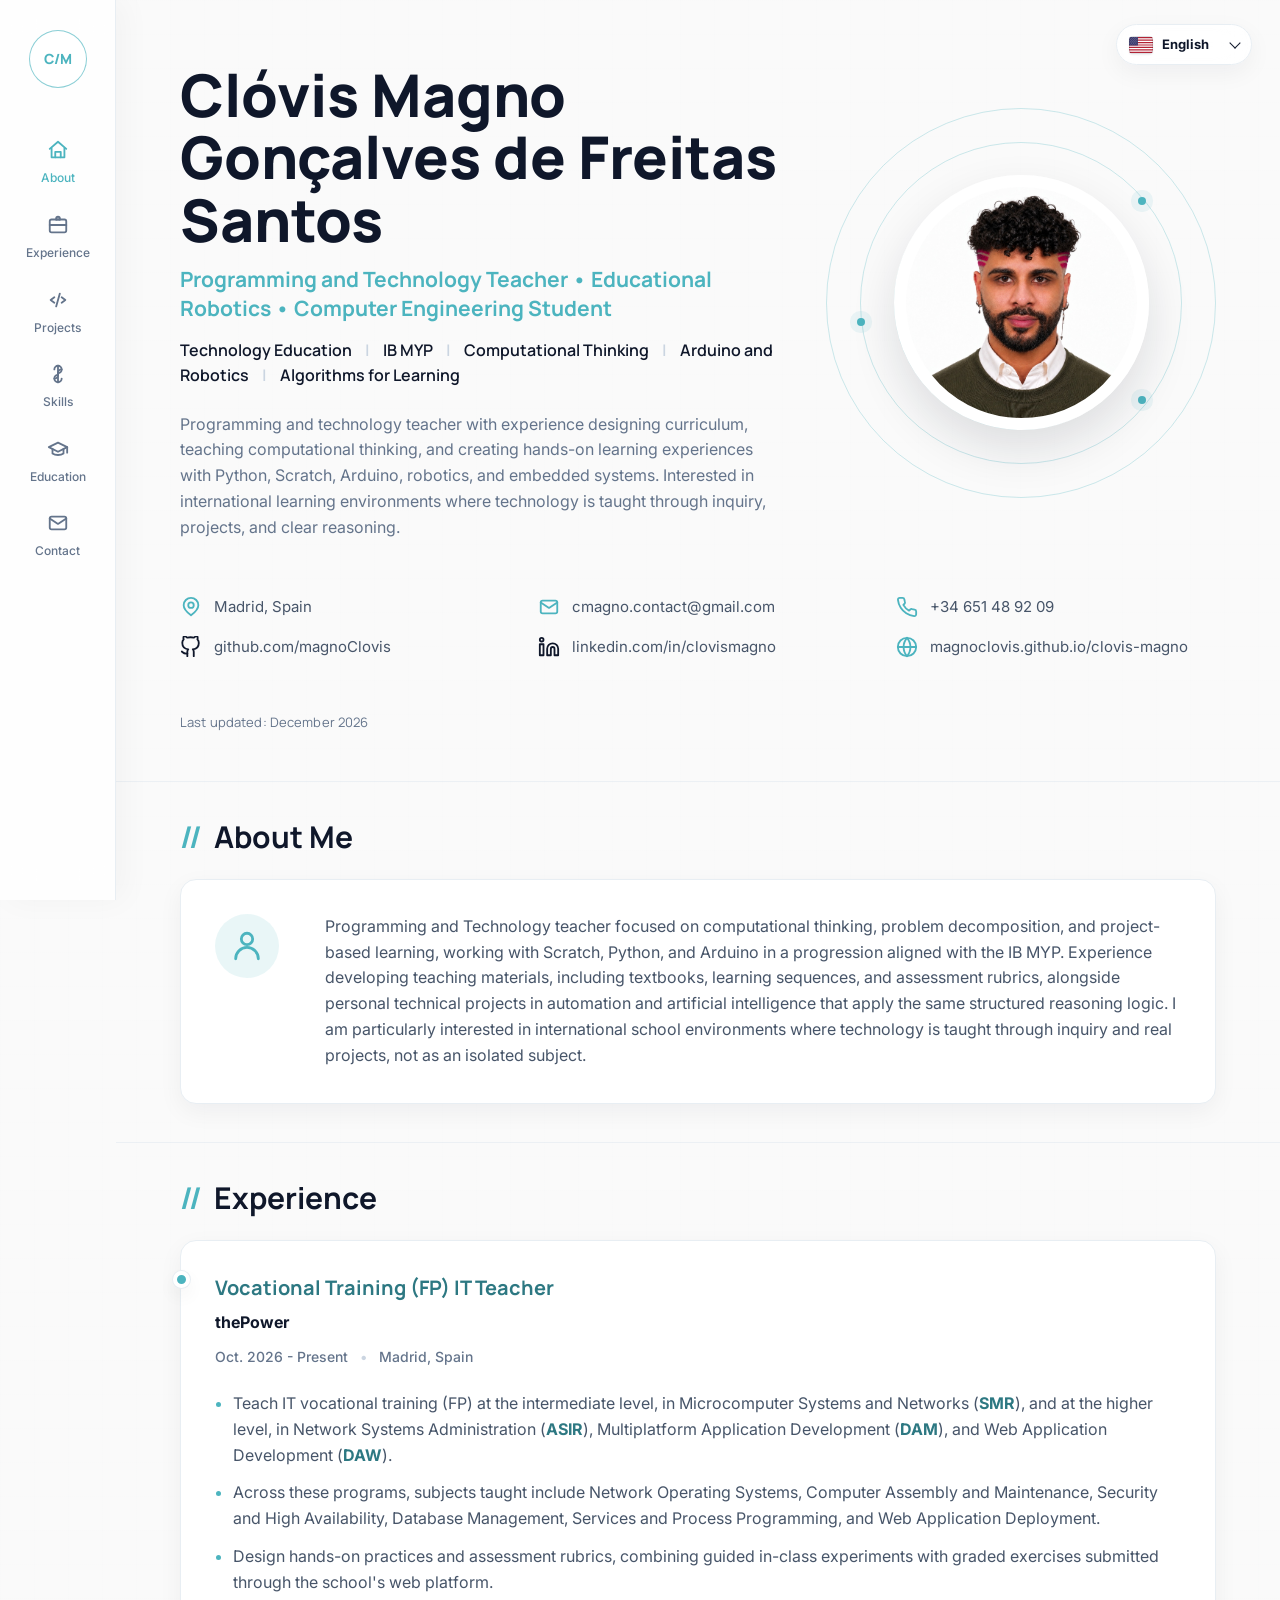
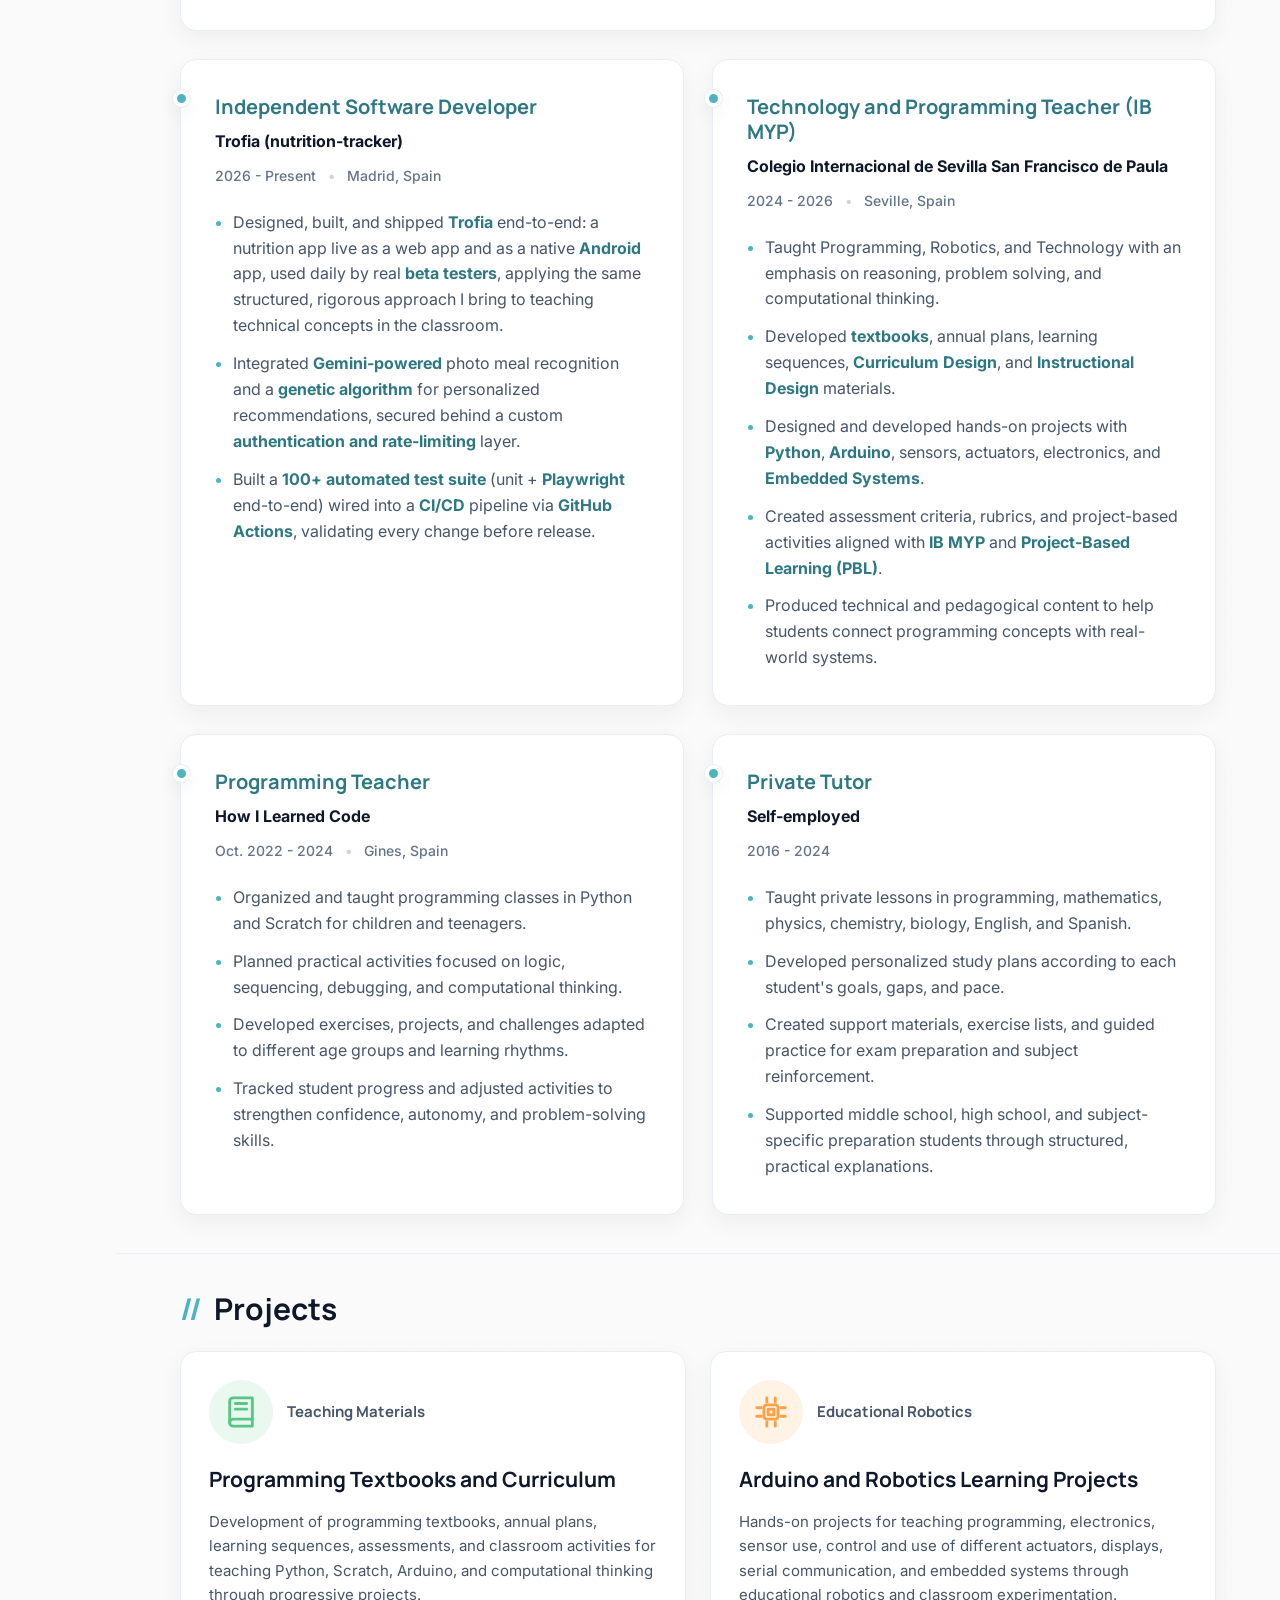
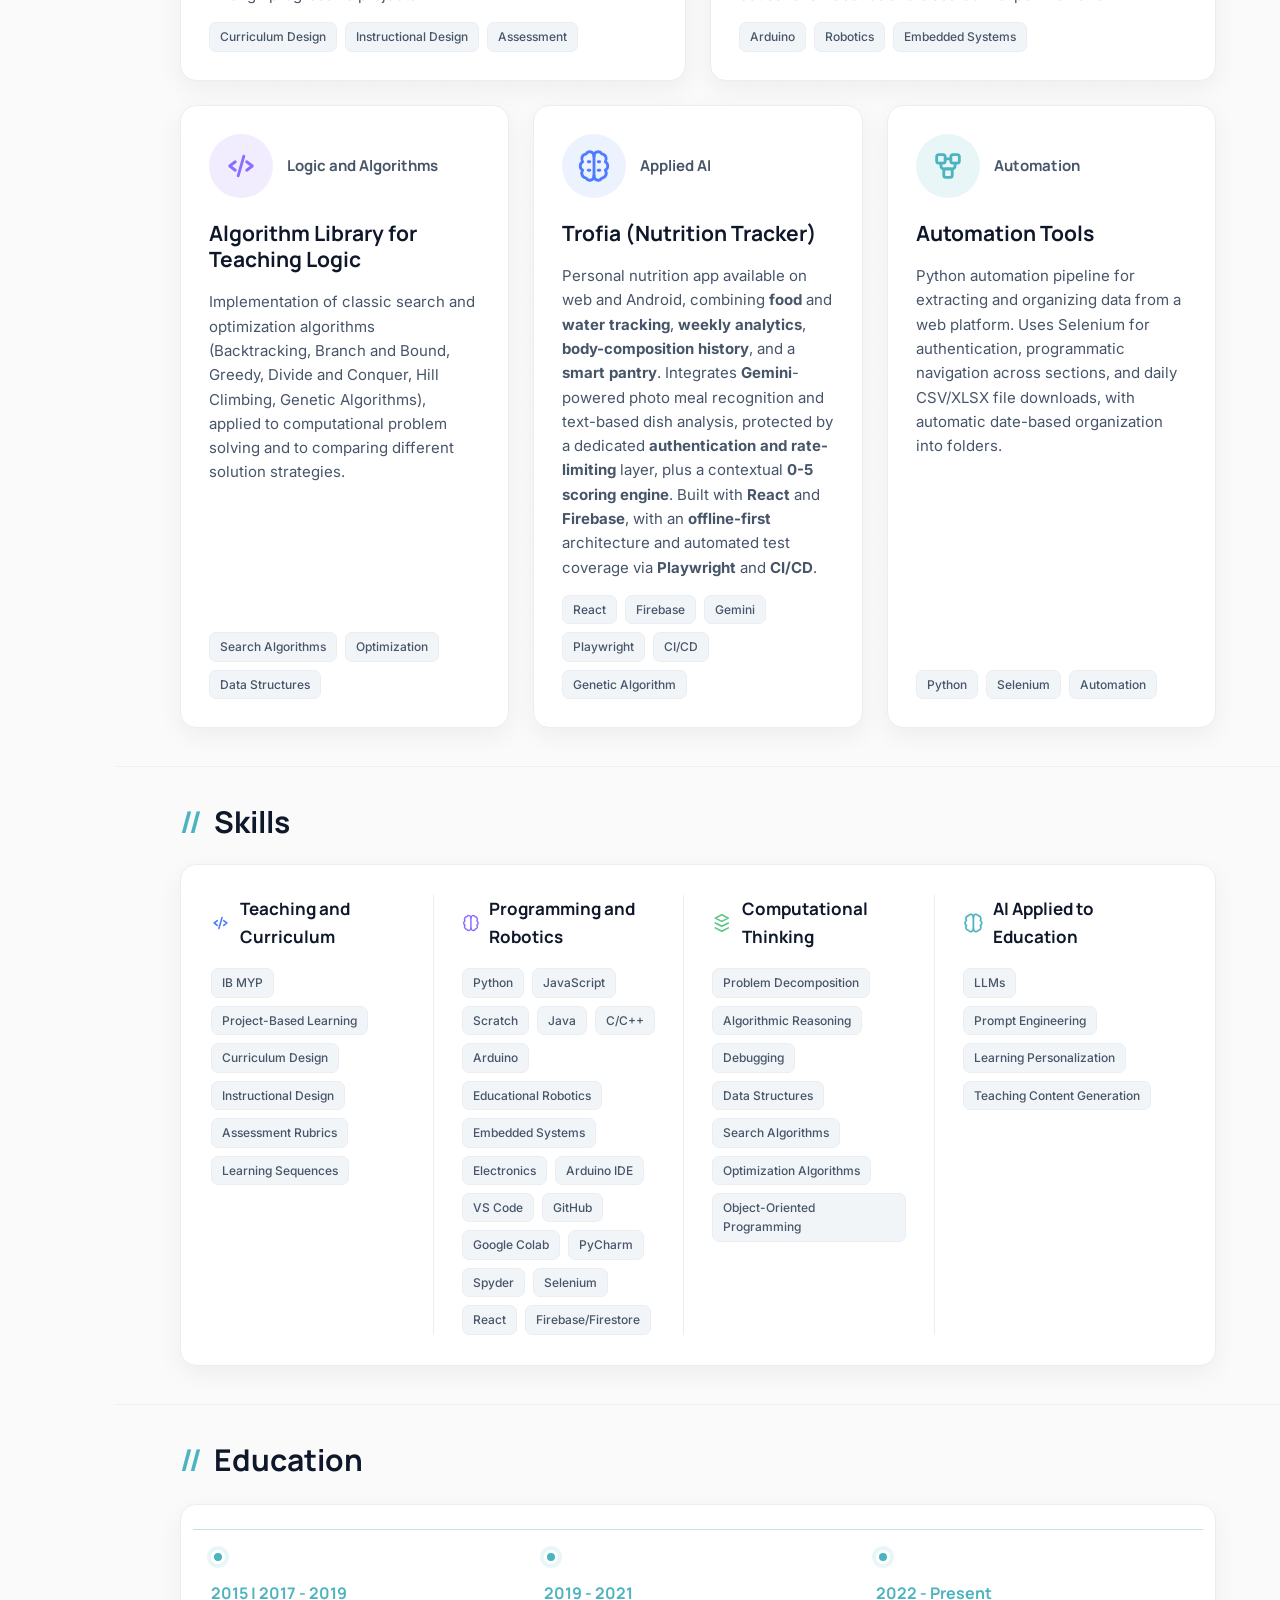
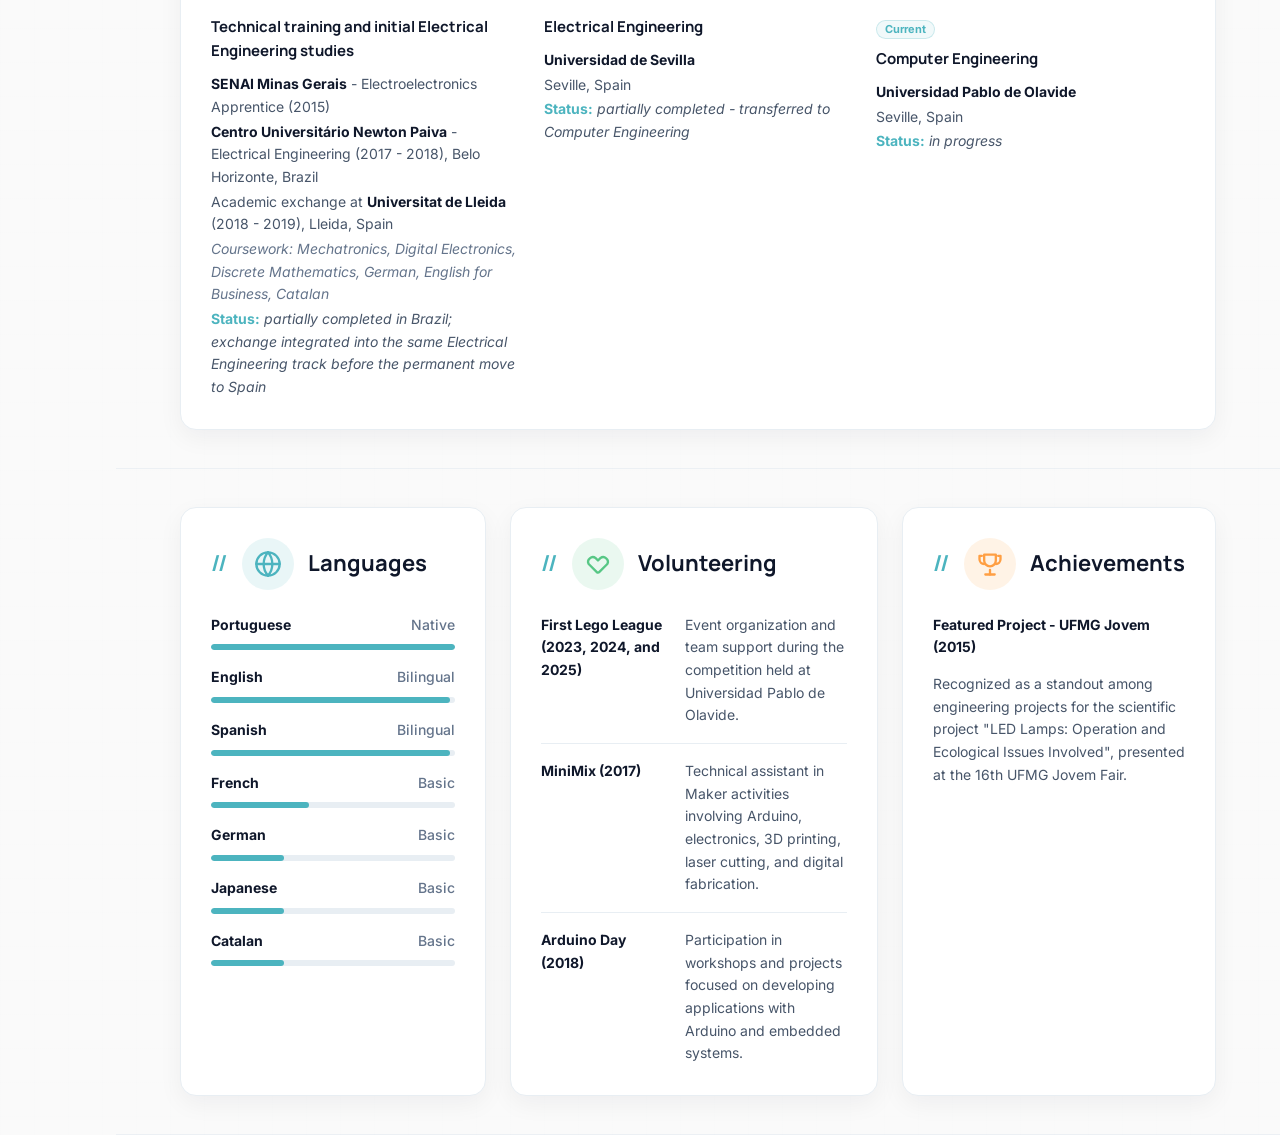
<file: index.html>
<!DOCTYPE html>
<html lang="en-US">
<head>
  <meta charset="UTF-8">
  <meta name="viewport" content="width=device-width, initial-scale=1.0">
  <title>Clóvis Magno - Teaching CV (EN)</title>
  <link rel="preconnect" href="https://fonts.googleapis.com">
  <link rel="preconnect" href="https://fonts.gstatic.com" crossorigin>
  <link href="https://fonts.googleapis.com/css2?family=Inter:wght@400;500;600;700&family=Manrope:wght@600;700;800&display=swap" rel="stylesheet">
  <link rel="stylesheet" href="style.css?v=20260703d">
</head>
<body>
  <!-- Sidebar navigation: fixed in-page links for the teacher-focused resume sections. -->
  <aside class="sidebar" aria-label="Resume navigation">
    <a class="brand" href="#inicio" aria-label="Home">C/M</a>

    <nav class="menu">
      <a href="#sobre" class="active">
        <svg class="icon" viewBox="0 0 24 24" aria-hidden="true"><path d="M3 10.8 12 3l9 7.8"/><path d="M5 10v10h14V10"/><path d="M9 20v-6h6v6"/></svg>
        <span>About</span>
      </a>
      <a href="#experiencia">
        <svg class="icon" viewBox="0 0 24 24" aria-hidden="true"><path d="M10 6h4"/><path d="M10 6V5a2 2 0 0 1 2-2 2 2 0 0 1 2 2v1"/><rect x="3" y="6" width="18" height="14" rx="2"/><path d="M3 12h18"/></svg>
        <span>Experience</span>
      </a>
      <a href="#projetos">
        <svg class="icon" viewBox="0 0 24 24" aria-hidden="true"><path d="m8 9-4 3 4 3"/><path d="m16 9 4 3-4 3"/><path d="m14 5-4 14"/></svg>
        <span>Projects</span>
      </a>
      <a href="#habilidades">
        <svg class="icon" viewBox="0 0 24 24" aria-hidden="true"><path d="M12 3v18"/><path d="M8 7a4 4 0 1 1 4 4"/><path d="M16 17a4 4 0 1 1-4-4"/><path d="M16 7a4 4 0 0 0-4 4"/><path d="M8 17a4 4 0 0 0 4-4"/></svg>
        <span>Skills</span>
      </a>
      <a href="#educacao">
        <svg class="icon" viewBox="0 0 24 24" aria-hidden="true"><path d="m22 10-10-5-10 5 10 5 10-5Z"/><path d="M6 12v5c3 2 9 2 12 0v-5"/><path d="M22 10v6"/></svg>
        <span>Education</span>
      </a>
      <a href="#contato">
        <svg class="icon" viewBox="0 0 24 24" aria-hidden="true"><rect x="3" y="5" width="18" height="14" rx="2"/><path d="m3 7 9 6 9-6"/></svg>
        <span>Contact</span>
      </a>
    </nav>
  </aside>
  <!-- End sidebar navigation. -->

  <!-- Language selector: links between localized teacher resume versions. -->
  <div class="language-switcher" aria-label="Language selector">
    <details>
      <summary><span class="language-current"><span class="flag flag-us" aria-hidden="true"></span><span>English</span></span></summary>
      <div class="language-options">
        <a href="index.html" aria-current="page"><span class="flag flag-us" aria-hidden="true"></span><span>English</span></a>
        <a href="es.html"><span class="flag flag-es" aria-hidden="true"></span><span>Español</span></a>
        <a href="pt.html"><span class="flag flag-br" aria-hidden="true"></span><span>Português</span></a>
      </div>
    </details>
  </div>
  <!-- End language selector. -->

  <!-- Main content: printable teacher-focused resume body. -->
  <main class="page">
    <!-- Hero section: teaching identity, profile headline, portrait, and contact channels. -->
    <section class="hero section" id="inicio">
      <div class="hero-content">
        <h1>Clóvis Magno Gonçalves de Freitas Santos</h1>
        <h2>Programming and Technology Teacher • Educational Robotics • Computer Engineering Student</h2>
        <p class="headline">Technology Education <span>|</span> IB MYP <span>|</span> Computational Thinking <span>|</span> Arduino and Robotics <span>|</span> Algorithms for Learning</p>
        <p class="intro">
          Programming and technology teacher with experience designing curriculum, teaching
          computational thinking, and creating hands-on learning experiences with Python,
          Scratch, Arduino, robotics, and embedded systems. Interested in international
          learning environments where technology is taught through inquiry, projects, and clear reasoning.
        </p>

      </div>

      <div class="portrait-wrap" aria-label="Profile photo">
        <div class="orbit orbit-one"></div>
        <div class="orbit orbit-two"></div>
        <div class="orbit orbit-three"></div>
        <div class="dot dot-a"></div>
        <div class="dot dot-b"></div>
        <div class="dot dot-c"></div>
        <div class="portrait" role="img" aria-label="Photo of Clovis Magno"></div>
      </div>

      <ul class="contact-grid" id="contato" aria-label="Contact information">
        <li>
          <svg class="contact-icon" viewBox="0 0 24 24" aria-hidden="true"><path d="M20 10c0 5-8 11-8 11S4 15 4 10a8 8 0 1 1 16 0Z"/><circle cx="12" cy="10" r="3"/></svg>
          <span>Madrid, Spain</span>
        </li>
        <li>
          <svg class="contact-icon" viewBox="0 0 24 24" aria-hidden="true"><rect x="3" y="5" width="18" height="14" rx="2"/><path d="m3 7 9 6 9-6"/></svg>
          <a href="mailto:cmagno.contact@gmail.com">cmagno.contact@gmail.com</a>
        </li>
        <li>
          <svg class="contact-icon" viewBox="0 0 24 24" aria-hidden="true"><path d="M22 16.92v3a2 2 0 0 1-2.18 2 19.8 19.8 0 0 1-8.63-3.07 19.5 19.5 0 0 1-6-6A19.8 19.8 0 0 1 2.12 4.2 2 2 0 0 1 4.11 2h3a2 2 0 0 1 2 1.72c.12.9.33 1.77.62 2.61a2 2 0 0 1-.45 2.11L8 9.72a16 16 0 0 0 6.28 6.28l1.28-1.28a2 2 0 0 1 2.11-.45c.84.29 1.71.5 2.61.62A2 2 0 0 1 22 16.92Z"/></svg>
          <a href="tel:+34651489209">+34 651 48 92 09</a>
        </li>
        <li>
          <svg class="contact-icon brand-icon" viewBox="0 0 24 24" aria-hidden="true"><path d="M15 22v-4a4.8 4.8 0 0 0-1-3.5c3.2-.4 6.5-1.6 6.5-7A5.4 5.4 0 0 0 19 3.8 5 5 0 0 0 18.9.3S17.7-.1 15 1.8a13.4 13.4 0 0 0-7 0C5.3-.1 4.1.3 4.1.3A5 5 0 0 0 4 3.8 5.4 5.4 0 0 0 2.5 7.5c0 5.4 3.3 6.6 6.5 7A4.8 4.8 0 0 0 8 18v4"/><path d="M8 19c-3 .9-4.5-.8-6-2"/></svg>
          <a href="https://github.com/magnoClovis" target="_blank" rel="noopener">github.com/magnoClovis</a>
        </li>
        <li>
          <svg class="contact-icon brand-icon" viewBox="0 0 24 24" aria-hidden="true"><path d="M16 8a6 6 0 0 1 6 6v7h-4v-7a2 2 0 0 0-4 0v7h-4v-7a6 6 0 0 1 6-6Z"/><path d="M2 9h4v12H2z"/><circle cx="4" cy="4" r="2"/></svg>
          <a href="https://www.linkedin.com/in/clovismagno/" target="_blank" rel="noopener">linkedin.com/in/clovismagno</a>
        </li>
        <li>
          <svg class="contact-icon" viewBox="0 0 24 24" aria-hidden="true"><circle cx="12" cy="12" r="10"/><path d="M2 12h20"/><path d="M12 2a15.3 15.3 0 0 1 0 20"/><path d="M12 2a15.3 15.3 0 0 0 0 20"/></svg>
          <a href="https://magnoclovis.github.io/clovis-magno" target="_blank" rel="noopener">magnoclovis.github.io/clovis-magno</a>
        </li>
      </ul>
      <p class="last-updated" id="last-updated" data-label="Last updated"></p>
    </section>
    <!-- End hero section. -->

    <!-- About section: teaching philosophy and international education focus. -->
    <section class="section about" id="sobre">
      <div class="section-title">
        <h2>About Me</h2>
      </div>
      <div class="card about-layout">
        <div class="section-visual visual-teal">
          <svg viewBox="0 0 24 24" aria-hidden="true"><path d="M20 21a8 8 0 0 0-16 0"/><circle cx="12" cy="7" r="4"/></svg>
        </div>
        <div class="about-copy">
          <p>
            Programming and Technology teacher focused on computational thinking, problem decomposition,
            and project-based learning, working with Scratch, Python, and Arduino in a progression aligned
            with the IB MYP. Experience developing teaching materials, including textbooks, learning
            sequences, and assessment rubrics, alongside personal technical projects in automation and
            artificial intelligence that apply the same structured reasoning logic. I am particularly
            interested in international school environments where technology is taught through inquiry
            and real projects, not as an isolated subject.
          </p>
        </div>
      </div>
    </section>
    <!-- End about section. -->

    <!-- Experience section: classroom, curriculum, and tutoring history. -->
    <section class="section" id="experiencia">
      <div class="section-heading">
        <div class="section-title">
          <h2>Experience</h2>
        </div>
      </div>

      <div class="experience-grid">
        <article class="card job-card">
          <span class="job-dot"></span>
          <h3>Vocational Training (FP) IT Teacher</h3>
          <p class="company">thePower</p>
          <p class="meta">Oct. 2026 - Present <span>•</span> Madrid, Spain</p>
          <ul>
            <li>Teach IT vocational training (FP) at the intermediate level, in Microcomputer Systems and Networks (<strong>SMR</strong>), and at the higher level, in Network Systems Administration (<strong>ASIR</strong>), Multiplatform Application Development (<strong>DAM</strong>), and Web Application Development (<strong>DAW</strong>).</li>
            <li>Across these programs, subjects taught include Network Operating Systems, Computer Assembly and Maintenance, Security and High Availability, Database Management, Services and Process Programming, and Web Application Deployment.</li>
            <li>Design hands-on practices and assessment rubrics, combining guided in-class experiments with graded exercises submitted through the school's web platform.</li>
          </ul>
        </article>

        <article class="card job-card">
          <span class="job-dot"></span>
          <h3>Independent Software Developer</h3>
          <p class="company">Trofia (nutrition-tracker)</p>
          <p class="meta">2026 - Present <span>•</span> Madrid, Spain</p>
          <ul>
            <li>Designed, built, and shipped <strong>Trofia</strong> end-to-end: a nutrition app live as a web app and as a native <strong>Android</strong> app, used daily by real <strong>beta testers</strong>, applying the same structured, rigorous approach I bring to teaching technical concepts in the classroom.</li>
            <li>Integrated <strong>Gemini-powered</strong> photo meal recognition and a <strong>genetic algorithm</strong> for personalized recommendations, secured behind a custom <strong>authentication and rate-limiting</strong> layer.</li>
            <li>Built a <strong>100+ automated test suite</strong> (unit + <strong>Playwright</strong> end-to-end) wired into a <strong>CI/CD</strong> pipeline via <strong>GitHub Actions</strong>, validating every change before release.</li>
          </ul>
        </article>

        <article class="card job-card">
          <span class="job-dot"></span>
          <h3>Technology and Programming Teacher (IB MYP)</h3>
          <p class="company">Colegio Internacional de Sevilla San Francisco de Paula</p>
          <p class="meta">2024 - 2026 <span>•</span> Seville, Spain</p>
          <ul>
            <li>Taught Programming, Robotics, and Technology with an emphasis on reasoning, problem solving, and computational thinking.</li>
            <li>Developed <strong>textbooks</strong>, annual plans, learning sequences, <strong>Curriculum Design</strong>, and <strong>Instructional Design</strong> materials.</li>
            <li>Designed and developed hands-on projects with <strong>Python</strong>, <strong>Arduino</strong>, sensors, actuators, electronics, and <strong>Embedded Systems</strong>.</li>
            <li>Created assessment criteria, rubrics, and project-based activities aligned with <strong>IB MYP</strong> and <strong>Project-Based Learning (PBL)</strong>.</li>
            <li>Produced technical and pedagogical content to help students connect programming concepts with real-world systems.</li>
          </ul>
        </article>

        <article class="card job-card">
          <span class="job-dot"></span>
          <h3>Programming Teacher</h3>
          <p class="company">How I Learned Code</p>
          <p class="meta">Oct. 2022 - 2024 <span>•</span> Gines, Spain</p>
          <ul>
            <li>Organized and taught programming classes in Python and Scratch for children and teenagers.</li>
            <li>Planned practical activities focused on logic, sequencing, debugging, and computational thinking.</li>
            <li>Developed exercises, projects, and challenges adapted to different age groups and learning rhythms.</li>
            <li>Tracked student progress and adjusted activities to strengthen confidence, autonomy, and problem-solving skills.</li>
          </ul>
        </article>

        <article class="card job-card">
          <span class="job-dot"></span>
          <h3>Private Tutor</h3>
          <p class="company">Self-employed</p>
          <p class="meta">2016 - 2024</p>
          <ul>
            <li>Taught private lessons in programming, mathematics, physics, chemistry, biology, English, and Spanish.</li>
            <li>Developed personalized study plans according to each student's goals, gaps, and pace.</li>
            <li>Created support materials, exercise lists, and guided practice for exam preparation and subject reinforcement.</li>
            <li>Supported middle school, high school, and subject-specific preparation students through structured, practical explanations.</li>
          </ul>
        </article>
      </div>
    </section>
    <!-- End experience section. -->

    <!-- Projects section: teaching materials, robotics, algorithms, and supporting technical projects. -->
    <section class="section" id="projetos">
      <div class="section-heading">
        <div class="section-title">
          <h2>Projects</h2>
        </div>
      </div>

      <div class="project-grid">
        <article class="card project-card project-green">
          <div class="project-header">
            <div class="section-visual">
              <svg viewBox="0 0 24 24" aria-hidden="true"><path d="M4 19.5A2.5 2.5 0 0 1 6.5 17H20"/><path d="M4 4.5A2.5 2.5 0 0 1 6.5 2H20v20H6.5A2.5 2.5 0 0 1 4 19.5v-15Z"/><path d="M8 6h8"/><path d="M8 10h8"/></svg>
            </div>
            <p class="project-kicker">Teaching Materials</p>
          </div>
          <h3>Programming Textbooks and Curriculum</h3>
          <p>Development of programming textbooks, annual plans, learning sequences, assessments, and classroom activities for teaching Python, Scratch, Arduino, and computational thinking through progressive projects.</p>
          <div class="tags">
            <span>Curriculum Design</span><span>Instructional Design</span><span>Assessment</span>
          </div>
        </article>

        <article class="card project-card project-orange">
          <div class="project-header">
            <div class="section-visual">
              <svg viewBox="0 0 24 24" aria-hidden="true"><rect x="7" y="7" width="10" height="10" rx="2"/><path d="M10 10h4v4h-4z"/><path d="M9 2v3"/><path d="M15 2v3"/><path d="M9 19v3"/><path d="M15 19v3"/><path d="M2 9h3"/><path d="M2 15h3"/><path d="M19 9h3"/><path d="M19 15h3"/></svg>
            </div>
            <p class="project-kicker">Educational Robotics</p>
          </div>
          <h3>Arduino and Robotics Learning Projects</h3>
          <p>Hands-on projects for teaching programming, electronics, sensor use, control and use of different actuators, displays, serial communication, and embedded systems through educational robotics and classroom experimentation.</p>
          <div class="tags">
            <span>Arduino</span><span>Robotics</span><span>Embedded Systems</span>
          </div>
        </article>

        <article class="card project-card project-purple">
          <div class="project-header">
            <div class="section-visual">
              <svg viewBox="0 0 24 24" aria-hidden="true"><path d="m8 9-4 3 4 3"/><path d="m16 9 4 3-4 3"/><path d="m14 5-4 14"/></svg>
            </div>
            <p class="project-kicker">Logic and Algorithms</p>
          </div>
          <h3>Algorithm Library for Teaching Logic</h3>
          <p>Implementation of classic search and optimization algorithms (Backtracking, Branch and Bound, Greedy, Divide and Conquer, Hill Climbing, Genetic Algorithms), applied to computational problem solving and to comparing different solution strategies.</p>
          <div class="tags">
            <span>Search Algorithms</span><span>Optimization</span><span>Data Structures</span>
          </div>
        </article>

        <article class="card project-card project-blue">
          <div class="project-header">
            <div class="section-visual">
              <svg viewBox="0 0 24 24" aria-hidden="true"><path d="M12 5a3 3 0 0 0-5.6-1.5A3.5 3.5 0 0 0 4 9a3.5 3.5 0 0 0 0 6 3.5 3.5 0 0 0 2.4 5.5A3 3 0 0 0 12 19"/><path d="M12 5a3 3 0 0 1 5.6-1.5A3.5 3.5 0 0 1 20 9a3.5 3.5 0 0 1 0 6 3.5 3.5 0 0 1-2.4 5.5A3 3 0 0 1 12 19"/><path d="M12 5v14"/><path d="M8 9h1"/><path d="M15 9h1"/><path d="M8 15h1"/><path d="M15 15h1"/></svg>
            </div>
            <p class="project-kicker">Applied AI</p>
          </div>
          <h3>Trofia (Nutrition Tracker)</h3>
          <p>Personal nutrition app available on web and Android, combining <strong>food</strong> and <strong>water tracking</strong>, <strong>weekly analytics</strong>, <strong>body-composition history</strong>, and a <strong>smart pantry</strong>. Integrates <strong>Gemini</strong>-powered photo meal recognition and text-based dish analysis, protected by a dedicated <strong>authentication and rate-limiting</strong> layer, plus a contextual <strong>0-5 scoring engine</strong>. Built with <strong>React</strong> and <strong>Firebase</strong>, with an <strong>offline-first</strong> architecture and automated test coverage via <strong>Playwright</strong> and <strong>CI/CD</strong>.</p>
          <div class="tags">
            <span>React</span><span>Firebase</span><span>Gemini</span><span>Playwright</span><span>CI/CD</span><span>Genetic Algorithm</span>
          </div>
        </article>

        <article class="card project-card project-teal">
          <div class="project-header">
            <div class="section-visual">
              <svg viewBox="0 0 24 24" aria-hidden="true"><rect x="4" y="4" width="6" height="6" rx="1.5"/><rect x="14" y="4" width="6" height="6" rx="1.5"/><rect x="9" y="14" width="6" height="6" rx="1.5"/><path d="M10 7h4"/><path d="M17 10v2a2 2 0 0 1-2 2h-3"/><path d="M7 10v2a2 2 0 0 0 2 2h3"/></svg>
            </div>
            <p class="project-kicker">Automation</p>
          </div>
          <h3>Automation Tools</h3>
          <p>Python automation pipeline for extracting and organizing data from a web platform. Uses Selenium for authentication, programmatic navigation across sections, and daily CSV/XLSX file downloads, with automatic date-based organization into folders.</p>
          <div class="tags">
            <span>Python</span><span>Selenium</span><span>Automation</span>
          </div>
        </article>
      </div>
    </section>
    <!-- End projects section. -->

    <!-- Skills section: teaching, robotics, computational thinking, and AI in education. -->
    <section class="section skills" id="habilidades">
      <div class="section-title">
        <h2>Skills</h2>
      </div>

      <div class="card skills-grid">
        <div class="skill-block skill-blue">
          <h3><svg viewBox="0 0 24 24" aria-hidden="true"><path d="m8 9-4 3 4 3"/><path d="m16 9 4 3-4 3"/><path d="m14 5-4 14"/></svg>Teaching and Curriculum</h3>
          <div class="tags">
            <span>IB MYP</span><span>Project-Based Learning</span><span>Curriculum Design</span><span>Instructional Design</span><span>Assessment Rubrics</span><span>Learning Sequences</span>
          </div>
        </div>

        <div class="skill-block skill-purple">
          <h3><svg viewBox="0 0 24 24" aria-hidden="true"><path d="M12 5a3 3 0 0 0-5.6-1.5A3.5 3.5 0 0 0 4 9a3.5 3.5 0 0 0 0 6 3.5 3.5 0 0 0 2.4 5.5A3 3 0 0 0 12 19"/><path d="M12 5a3 3 0 0 1 5.6-1.5A3.5 3.5 0 0 1 20 9a3.5 3.5 0 0 1 0 6 3.5 3.5 0 0 1-2.4 5.5A3 3 0 0 1 12 19"/><path d="M12 5v14"/></svg>Programming and Robotics</h3>
          <div class="tags">
            <span>Python</span><span>JavaScript</span><span>Scratch</span><span>Java</span><span>C/C++</span><span>Arduino</span><span>Educational Robotics</span><span>Embedded Systems</span><span>Electronics</span><span>Arduino IDE</span><span>VS Code</span><span>GitHub</span><span>Google Colab</span><span>PyCharm</span><span>Spyder</span><span>Selenium</span><span>React</span><span>Firebase/Firestore</span>
          </div>
        </div>

        <div class="skill-block skill-green">
          <h3><svg viewBox="0 0 24 24" aria-hidden="true"><path d="m12 2 8 4-8 4-8-4 8-4Z"/><path d="m4 12 8 4 8-4"/><path d="m4 18 8 4 8-4"/></svg>Computational Thinking</h3>
          <div class="tags">
            <span>Problem Decomposition</span><span>Algorithmic Reasoning</span><span>Debugging</span><span>Data Structures</span><span>Search Algorithms</span><span>Optimization Algorithms</span><span>Object-Oriented Programming</span>
          </div>
        </div>

        <div class="skill-block skill-teal">
          <h3><svg viewBox="0 0 24 24" aria-hidden="true"><path d="M12 5a3 3 0 0 0-5.6-1.5A3.5 3.5 0 0 0 4 9a3.5 3.5 0 0 0 0 6 3.5 3.5 0 0 0 2.4 5.5A3 3 0 0 0 12 19"/><path d="M12 5a3 3 0 0 1 5.6-1.5A3.5 3.5 0 0 1 20 9a3.5 3.5 0 0 1 0 6 3.5 3.5 0 0 1-2.4 5.5A3 3 0 0 1 12 19"/><path d="M12 5v14"/></svg>AI Applied to Education</h3>
          <div class="tags">
            <span>LLMs</span><span>Prompt Engineering</span><span>Learning Personalization</span><span>Teaching Content Generation</span>
          </div>
        </div>
      </div>
    </section>
    <!-- End skills section. -->

    <!-- Education section: chronological academic and technical timeline. -->
    <section class="section education credentials" id="educacao">
      <div class="section-title">
        <h2>Education</h2>
      </div>

      <div class="card timeline education-timeline">
        <article class="timeline-item">
          <div class="pin"></div>
          <h3>2015 | 2017 - 2019</h3>
          <strong>Technical training and initial Electrical Engineering studies</strong>
          <p><strong class="institution">SENAI Minas Gerais</strong> - Electroelectronics Apprentice (2015)</p>
          <p><strong class="institution">Centro Universitário Newton Paiva</strong> - Electrical Engineering (2017 - 2018), Belo Horizonte, Brazil</p>
          <p>Academic exchange at <strong class="institution">Universitat de Lleida</strong> (2018 - 2019), Lleida, Spain</p>
          <p class="coursework">Coursework: Mechatronics, Digital Electronics, Discrete Mathematics, German, English for Business, Catalan</p>
          <p><span class="status-label">Status:</span> <em class="status-value">partially completed in Brazil; exchange integrated into the same Electrical Engineering track before the permanent move to Spain</em></p>
        </article>

        <article class="timeline-item">
          <div class="pin"></div>
          <h3>2019 - 2021</h3>
          <strong>Electrical Engineering</strong>
          <p><strong class="institution">Universidad de Sevilla</strong></p>
          <p>Seville, Spain</p>
          <p><span class="status-label">Status:</span> <em class="status-value">partially completed - transferred to Computer Engineering</em></p>
        </article>

        <article class="timeline-item">
          <div class="pin"></div>
          <h3>2022 - Present</h3>
          <span class="timeline-badge">Current</span>
          <strong>Computer Engineering</strong>
          <p><strong class="institution">Universidad Pablo de Olavide</strong></p>
          <p>Seville, Spain</p>
          <p><span class="status-label">Status:</span> <em class="status-value">in progress</em></p>
        </article>
      </div>
    </section>
    <!-- End education section. -->

    <!-- Additional information: languages, volunteering, and achievements. -->
    <section class="section extra-grid">
      <article class="card extra-card language-card">
        <h2><span><svg viewBox="0 0 24 24" aria-hidden="true"><circle cx="12" cy="12" r="10"/><path d="M2 12h20"/><path d="M12 2a15.3 15.3 0 0 1 0 20"/><path d="M12 2a15.3 15.3 0 0 0 0 20"/></svg></span>Languages</h2>
        <div class="language-list">
          <div class="language-row" style="--level:100%"><p><strong>Portuguese</strong><span>Native</span></p><div class="meter"><i></i></div></div>
          <div class="language-row" style="--level:98%"><p><strong>English</strong><span>Bilingual</span></p><div class="meter"><i></i></div></div>
          <div class="language-row" style="--level:98%"><p><strong>Spanish</strong><span>Bilingual</span></p><div class="meter"><i></i></div></div>
          <div class="language-row" style="--level:40%"><p><strong>French</strong><span>Basic</span></p><div class="meter"><i></i></div></div>
          <div class="language-row" style="--level:30%"><p><strong>German</strong><span>Basic</span></p><div class="meter"><i></i></div></div>
          <div class="language-row" style="--level:30%"><p><strong>Japanese</strong><span>Basic</span></p><div class="meter"><i></i></div></div>
          <div class="language-row" style="--level:30%"><p><strong>Catalan</strong><span>Basic</span></p><div class="meter"><i></i></div></div>
        </div>
      </article>

      <article class="card extra-card volunteering-card">
        <h2><span><svg viewBox="0 0 24 24" aria-hidden="true"><path d="M11 19 4 12a4 4 0 0 1 6-5l2 2 2-2a4 4 0 0 1 6 5l-7 7a1.4 1.4 0 0 1-2 0Z"/></svg></span>Volunteering</h2>
        <div class="volunteer-list">
          <p><strong>First Lego League (2023, 2024, and 2025)</strong><span>Event organization and team support during the competition held at Universidad Pablo de Olavide.</span></p>
          <p><strong>MiniMix (2017)</strong><span>Technical assistant in Maker activities involving Arduino, electronics, 3D printing, laser cutting, and digital fabrication.</span></p>
          <p><strong>Arduino Day (2018)</strong><span>Participation in workshops and projects focused on developing applications with Arduino and embedded systems.</span></p>
        </div>
      </article>

      <article class="card extra-card achievement-card">
        <h2><span><svg viewBox="0 0 24 24" aria-hidden="true"><path d="M8 21h8"/><path d="M12 17v4"/><path d="M7 4h10v5a5 5 0 0 1-10 0V4Z"/><path d="M5 5H3v3a4 4 0 0 0 4 4"/><path d="M19 5h2v3a4 4 0 0 1-4 4"/></svg></span>Achievements</h2>
        <p><strong>Featured Project - UFMG Jovem (2015)</strong></p>
        <p>Recognized as a standout among engineering projects for the scientific project "LED Lamps: Operation and Ecological Issues Involved", presented at the 16th UFMG Jovem Fair.</p>
      </article>
    </section>
    <!-- End additional information. -->
  </main>
  <!-- End main content. -->
  <script>
    (function () {
      const updated = document.getElementById('last-updated');
      if (!updated) {
        return;
      }

      const localeByLabel = {
        'Last updated': 'en-US',
        'Última actualización': 'es-ES',
        'Última atualização': 'pt-BR',
      };

      const label = updated.dataset.label || 'Last updated';
      const locale = localeByLabel[label] || 'en-US';
      const monthYear = new Intl.DateTimeFormat(locale, {
        month: 'long',
        year: 'numeric',
      }).format(new Date());
      const formattedMonthYear = monthYear.charAt(0).toUpperCase() + monthYear.slice(1);
      updated.textContent = `${label}: ${formattedMonthYear}`;
    })();
  </script>
</body>
</html>
</file>
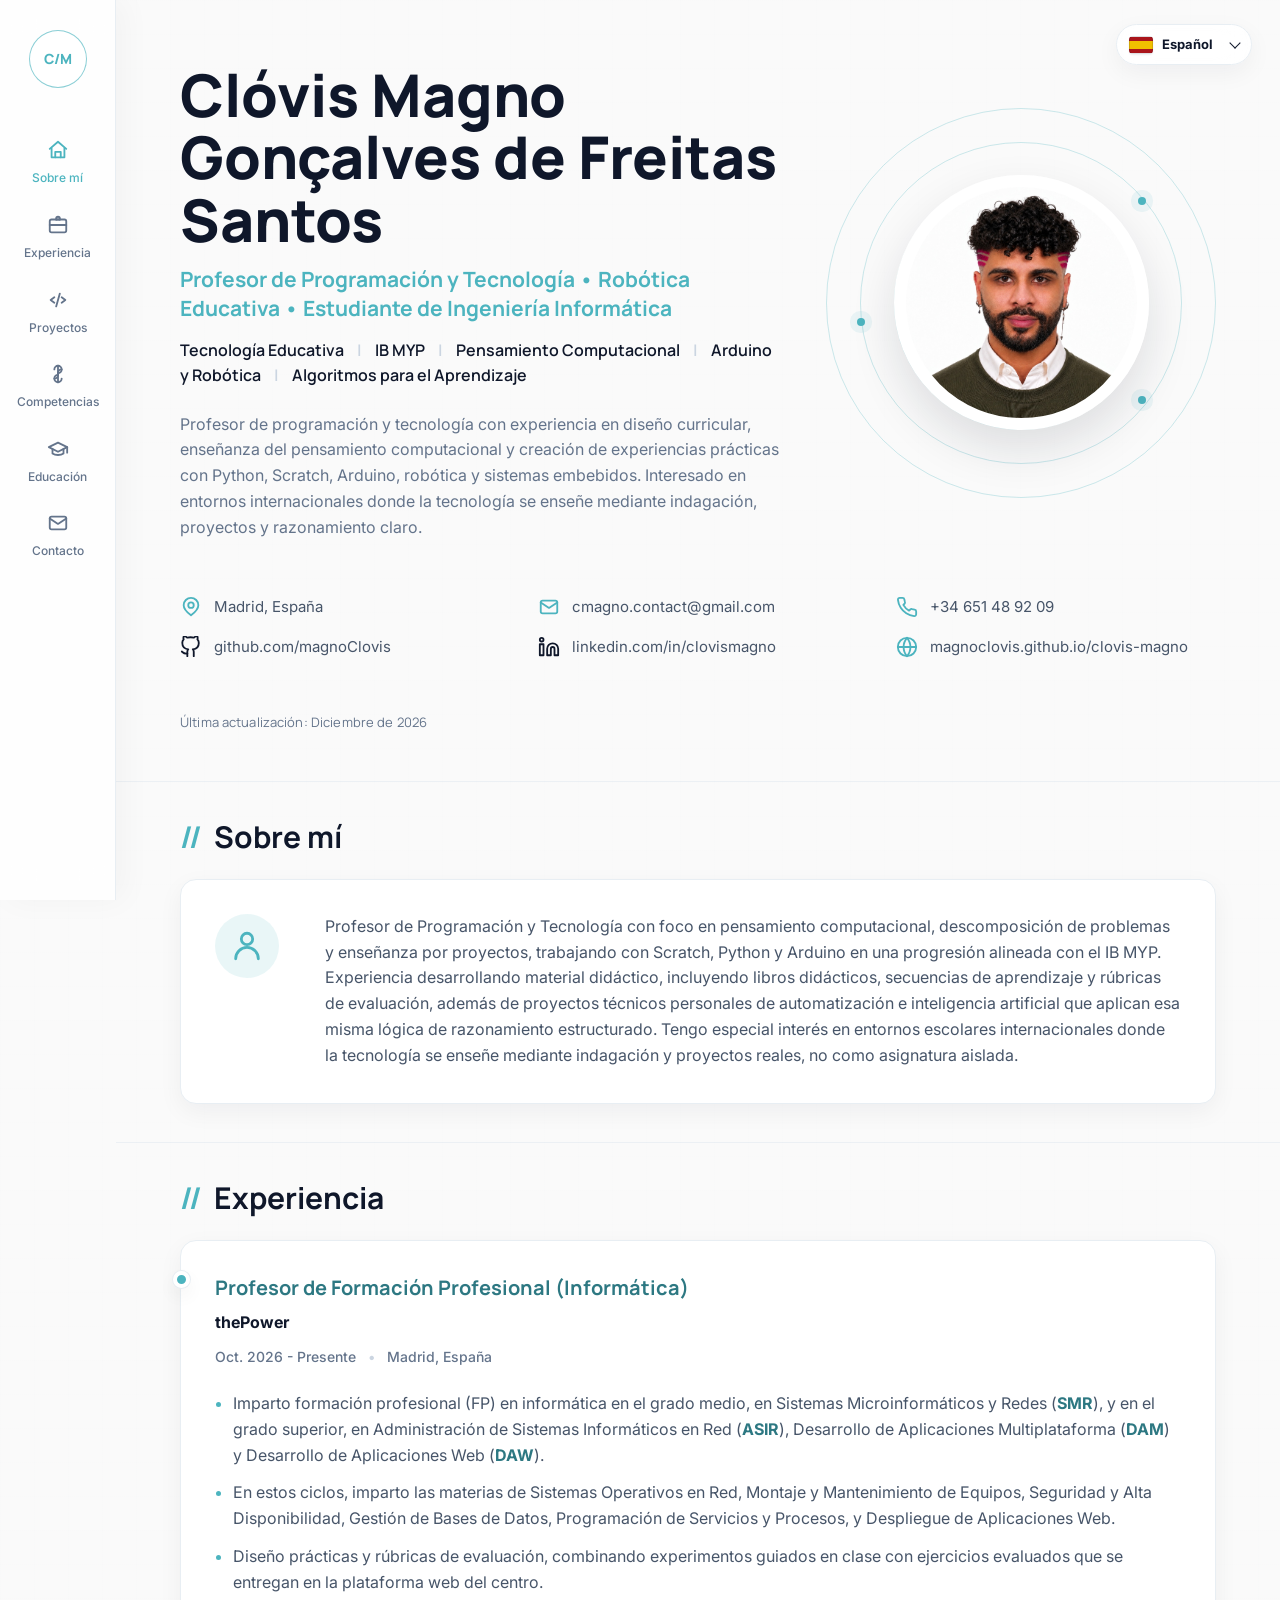
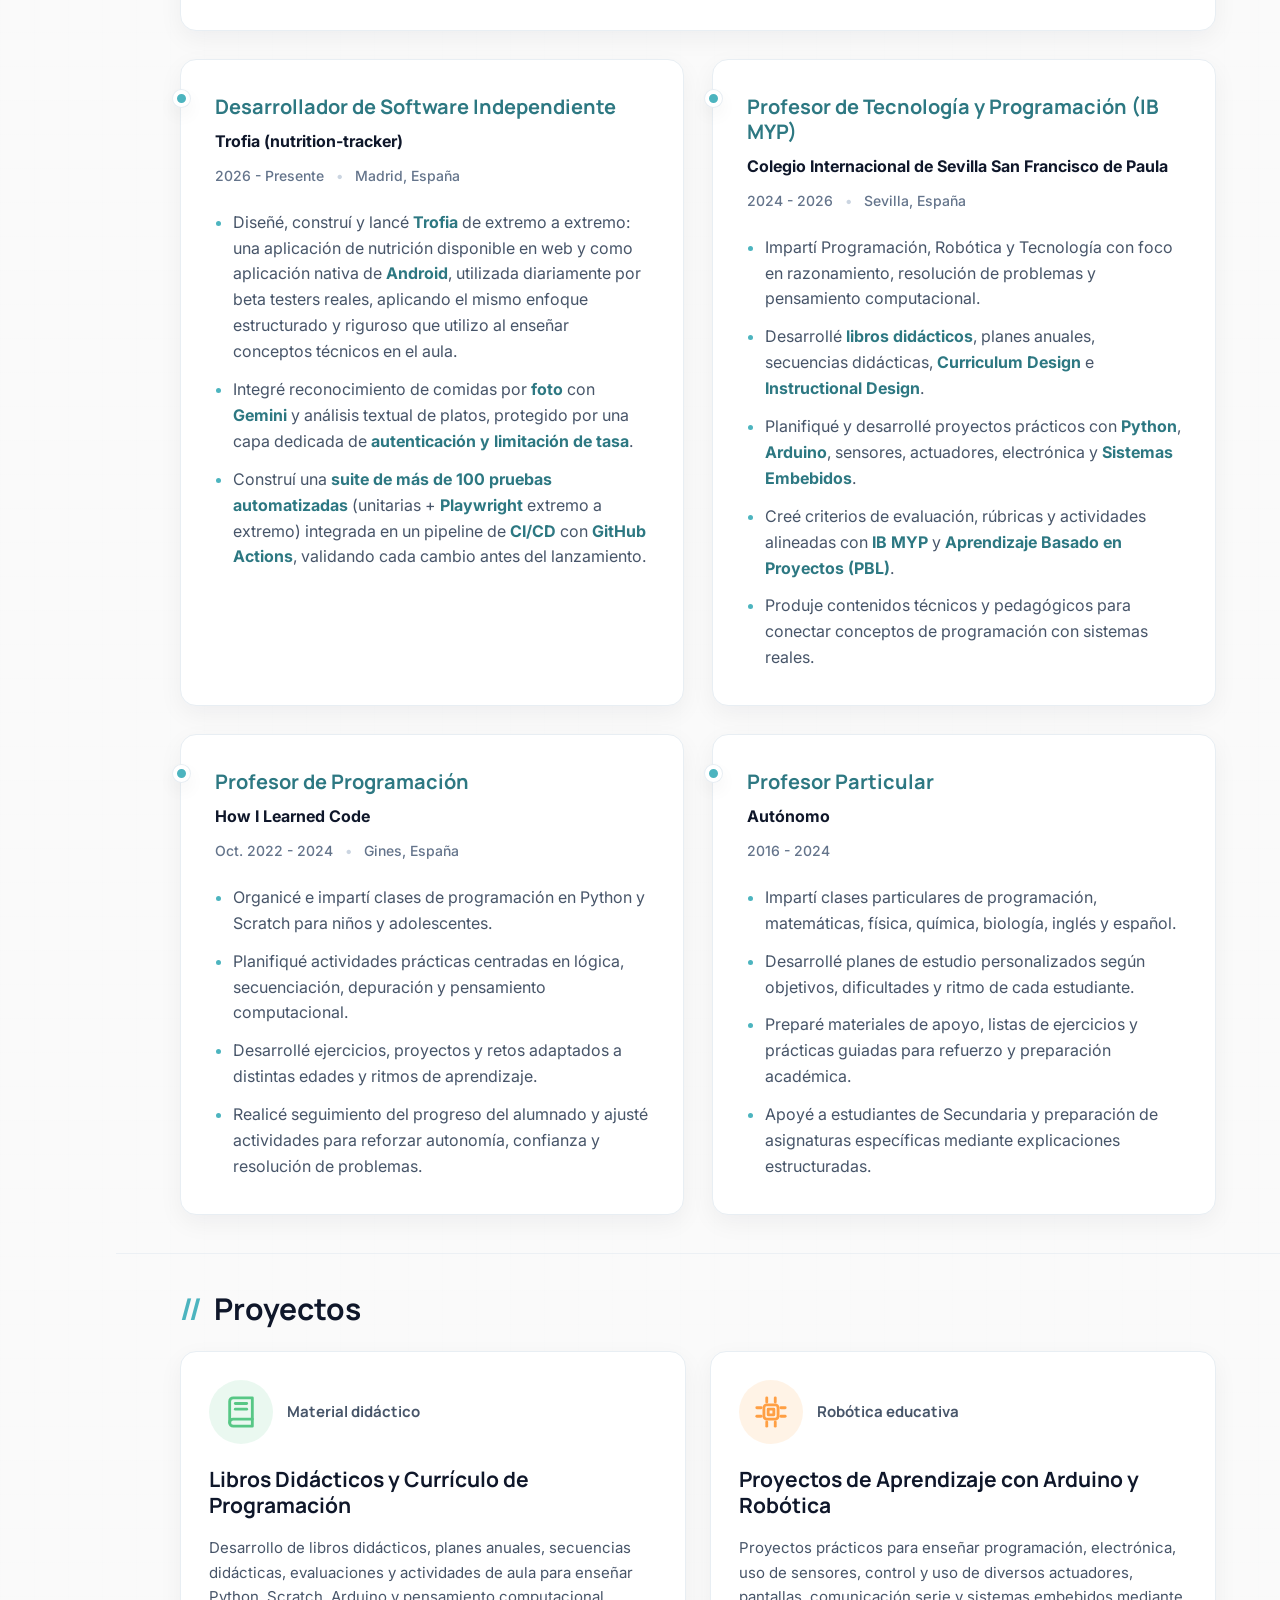
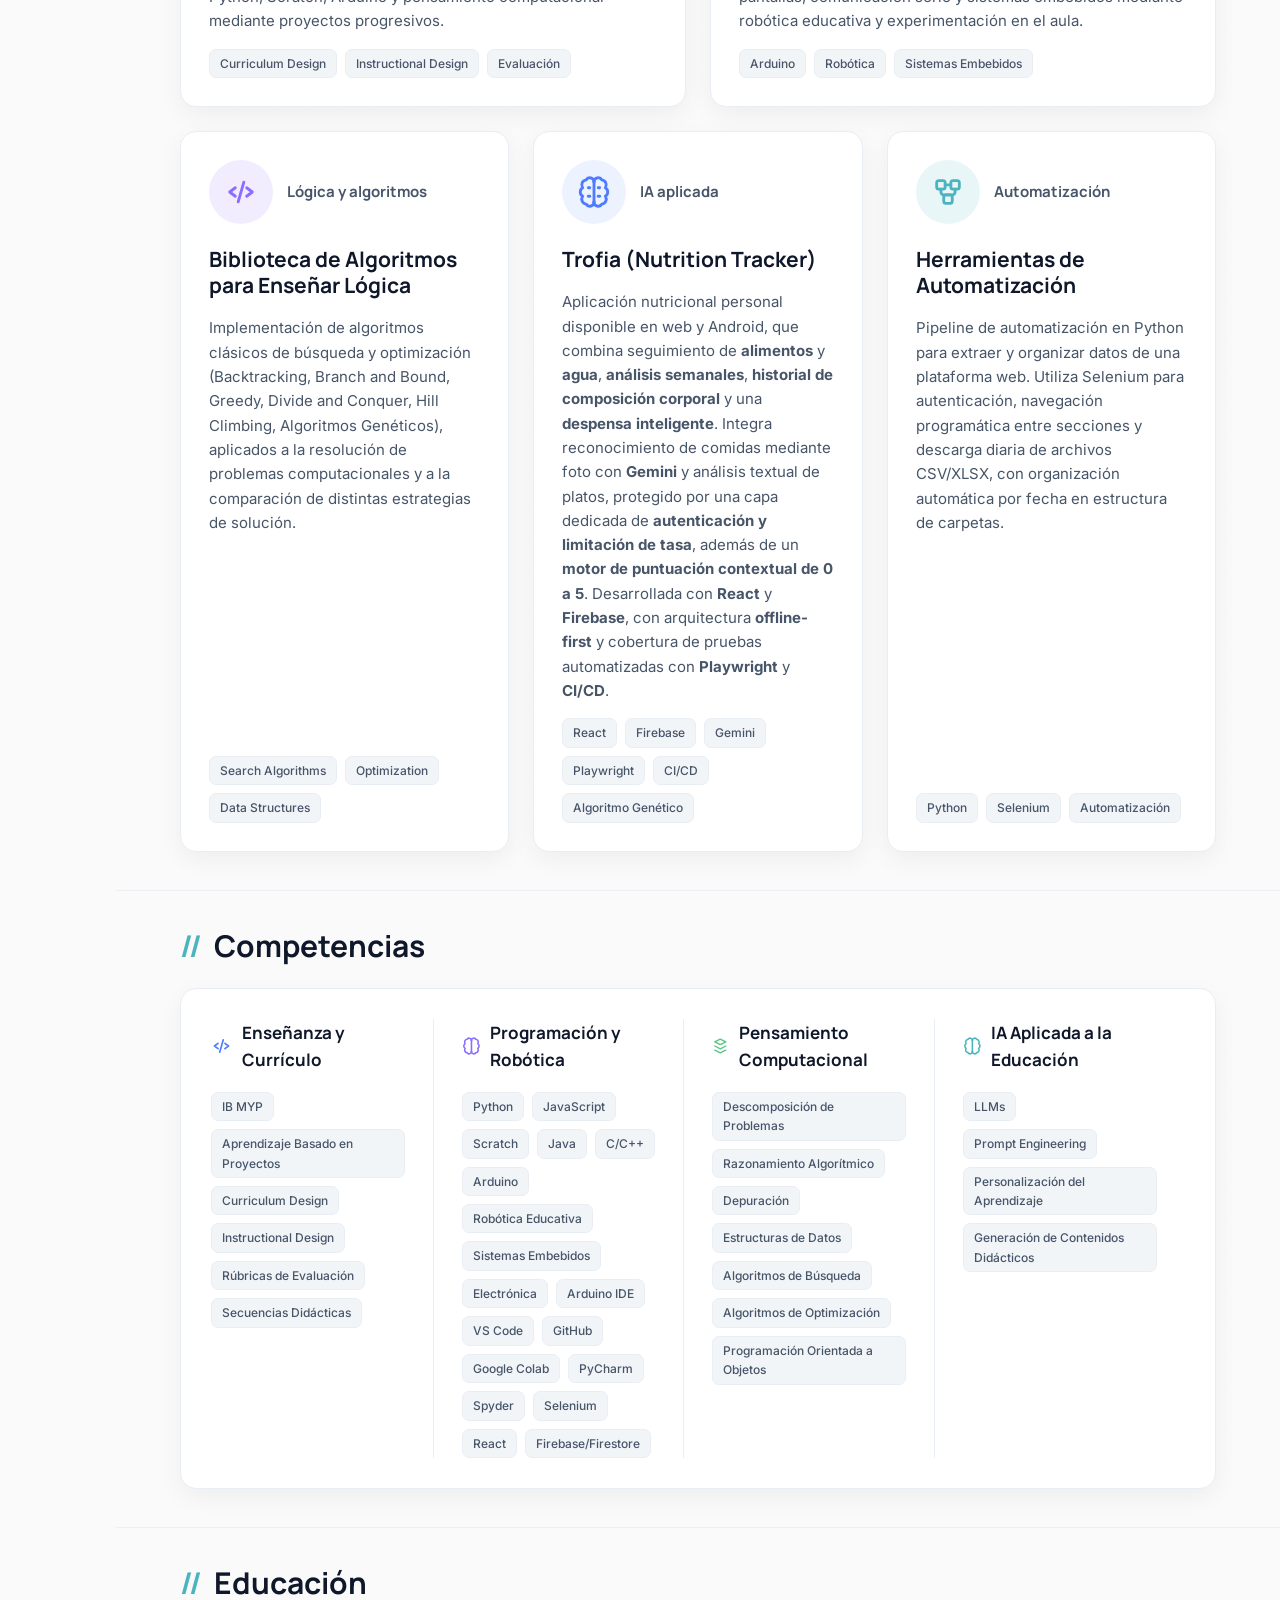
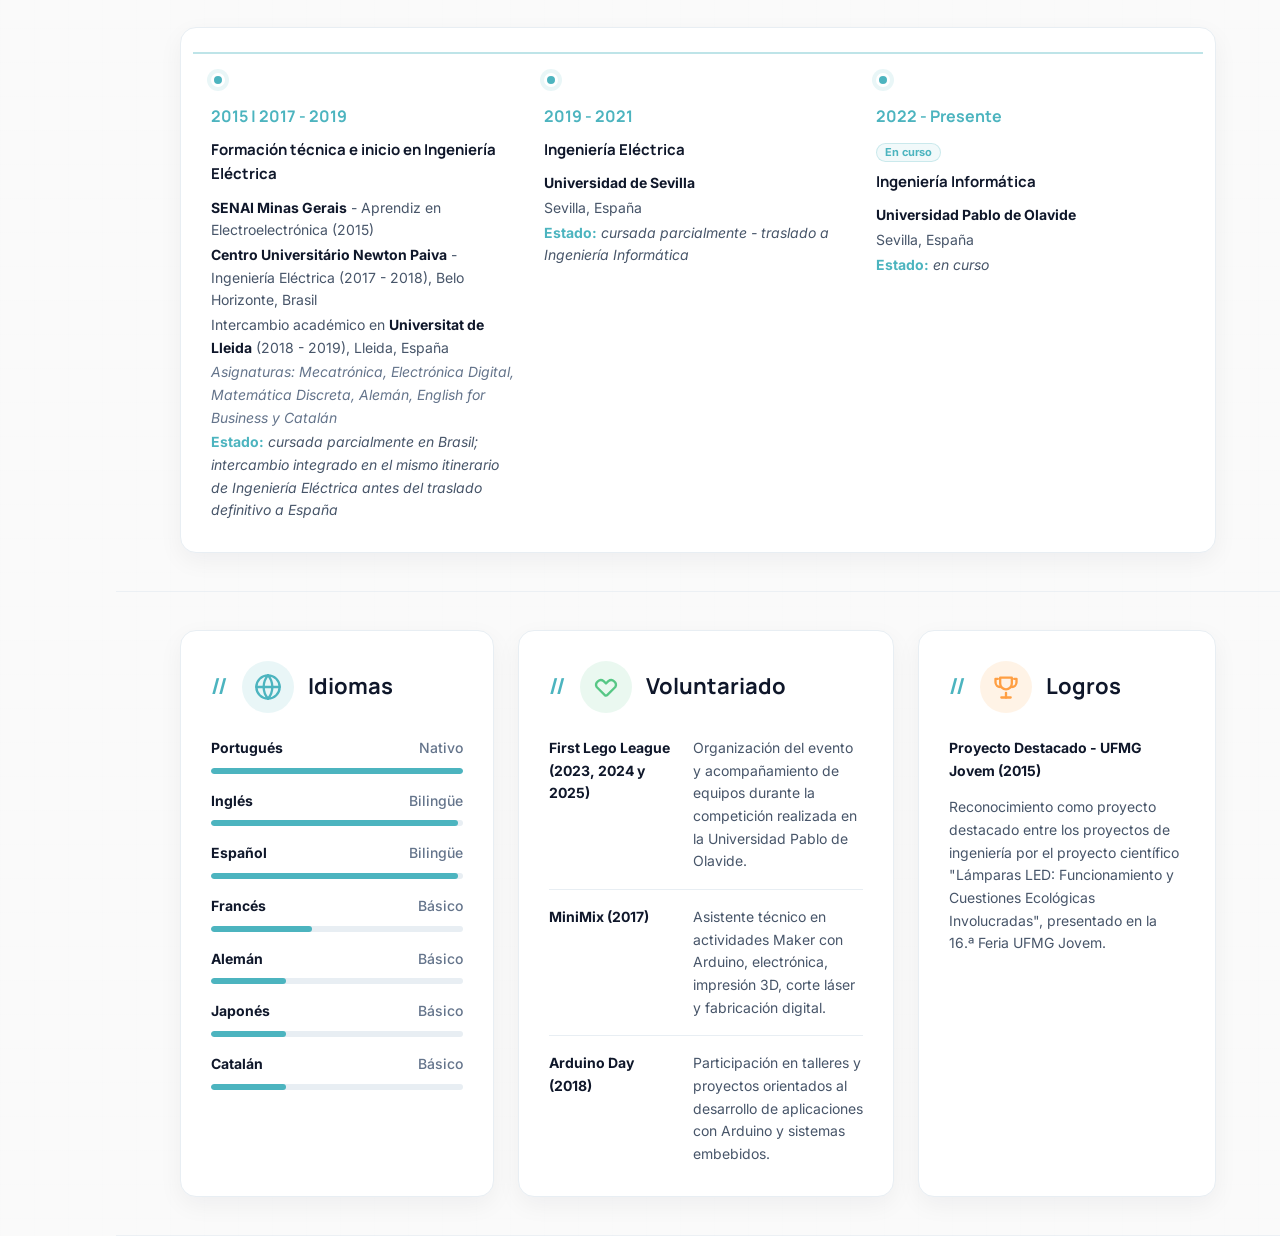
<file: es.html>
<!DOCTYPE html>
<html lang="es-ES">
<head>
  <meta charset="UTF-8">
  <meta name="viewport" content="width=device-width, initial-scale=1.0">
  <title>Clóvis Magno - CV Docente (ES)</title>
  <link rel="preconnect" href="https://fonts.googleapis.com">
  <link rel="preconnect" href="https://fonts.gstatic.com" crossorigin>
  <link href="https://fonts.googleapis.com/css2?family=Inter:wght@400;500;600;700&family=Manrope:wght@600;700;800&display=swap" rel="stylesheet">
  <link rel="stylesheet" href="style.css?v=20260703d">
</head>
<body>
  <!-- Navegacion lateral: enlaces fijos a las secciones del curriculum docente. -->
  <aside class="sidebar" aria-label="Navegacion del curriculum">
    <a class="brand" href="#inicio" aria-label="Inicio">C/M</a>

    <nav class="menu">
      <a href="#sobre" class="active">
        <svg class="icon" viewBox="0 0 24 24" aria-hidden="true"><path d="M3 10.8 12 3l9 7.8"/><path d="M5 10v10h14V10"/><path d="M9 20v-6h6v6"/></svg>
        <span>Sobre mí</span>
      </a>
      <a href="#experiencia">
        <svg class="icon" viewBox="0 0 24 24" aria-hidden="true"><path d="M10 6h4"/><path d="M10 6V5a2 2 0 0 1 2-2 2 2 0 0 1 2 2v1"/><rect x="3" y="6" width="18" height="14" rx="2"/><path d="M3 12h18"/></svg>
        <span>Experiencia</span>
      </a>
      <a href="#projetos">
        <svg class="icon" viewBox="0 0 24 24" aria-hidden="true"><path d="m8 9-4 3 4 3"/><path d="m16 9 4 3-4 3"/><path d="m14 5-4 14"/></svg>
        <span>Proyectos</span>
      </a>
      <a href="#habilidades">
        <svg class="icon" viewBox="0 0 24 24" aria-hidden="true"><path d="M12 3v18"/><path d="M8 7a4 4 0 1 1 4 4"/><path d="M16 17a4 4 0 1 1-4-4"/><path d="M16 7a4 4 0 0 0-4 4"/><path d="M8 17a4 4 0 0 0 4-4"/></svg>
        <span>Competencias</span>
      </a>
      <a href="#educacao">
        <svg class="icon" viewBox="0 0 24 24" aria-hidden="true"><path d="m22 10-10-5-10 5 10 5 10-5Z"/><path d="M6 12v5c3 2 9 2 12 0v-5"/><path d="M22 10v6"/></svg>
        <span>Educación</span>
      </a>
      <a href="#contato">
        <svg class="icon" viewBox="0 0 24 24" aria-hidden="true"><rect x="3" y="5" width="18" height="14" rx="2"/><path d="m3 7 9 6 9-6"/></svg>
        <span>Contacto</span>
      </a>
    </nav>
  </aside>
  <!-- Fin de la navegacion lateral. -->

  <!-- Selector de idioma: enlaces entre las versiones localizadas del curriculum docente. -->
  <div class="language-switcher" aria-label="Selector de idioma">
    <details>
      <summary><span class="language-current"><span class="flag flag-es" aria-hidden="true"></span><span>Español</span></span></summary>
      <div class="language-options">
        <a href="index.html"><span class="flag flag-us" aria-hidden="true"></span><span>English</span></a>
        <a href="es.html" aria-current="page"><span class="flag flag-es" aria-hidden="true"></span><span>Español</span></a>
        <a href="pt.html"><span class="flag flag-br" aria-hidden="true"></span><span>Português</span></a>
      </div>
    </details>
  </div>
  <!-- Fin del selector de idioma. -->

  <!-- Contenido principal: cuerpo imprimible del curriculum con foco docente. -->
  <main class="page">
    <!-- Seccion de presentacion: identidad docente, titular, foto y canales de contacto. -->
    <section class="hero section" id="inicio">
      <div class="hero-content">
        <h1>Clóvis Magno Gonçalves de Freitas Santos</h1>
        <h2>Profesor de Programación y Tecnología • Robótica Educativa • Estudiante de Ingeniería Informática</h2>
        <p class="headline">Tecnología Educativa <span>|</span> IB MYP <span>|</span> Pensamiento Computacional <span>|</span> Arduino y Robótica <span>|</span> Algoritmos para el Aprendizaje</p>
        <p class="intro">
          Profesor de programación y tecnología con experiencia en diseño curricular,
          enseñanza del pensamiento computacional y creación de experiencias prácticas con Python,
          Scratch, Arduino, robótica y sistemas embebidos. Interesado en entornos internacionales
          donde la tecnología se enseñe mediante indagación, proyectos y razonamiento claro.
        </p>

      </div>

      <div class="portrait-wrap" aria-label="Foto de perfil">
        <div class="orbit orbit-one"></div>
        <div class="orbit orbit-two"></div>
        <div class="orbit orbit-three"></div>
        <div class="dot dot-a"></div>
        <div class="dot dot-b"></div>
        <div class="dot dot-c"></div>
        <div class="portrait" role="img" aria-label="Foto de Clovis Magno"></div>
      </div>

      <ul class="contact-grid" id="contato" aria-label="Datos de contacto">
        <li>
          <svg class="contact-icon" viewBox="0 0 24 24" aria-hidden="true"><path d="M20 10c0 5-8 11-8 11S4 15 4 10a8 8 0 1 1 16 0Z"/><circle cx="12" cy="10" r="3"/></svg>
          <span>Madrid, España</span>
        </li>
        <li>
          <svg class="contact-icon" viewBox="0 0 24 24" aria-hidden="true"><rect x="3" y="5" width="18" height="14" rx="2"/><path d="m3 7 9 6 9-6"/></svg>
          <a href="mailto:cmagno.contact@gmail.com">cmagno.contact@gmail.com</a>
        </li>
        <li>
          <svg class="contact-icon" viewBox="0 0 24 24" aria-hidden="true"><path d="M22 16.92v3a2 2 0 0 1-2.18 2 19.8 19.8 0 0 1-8.63-3.07 19.5 19.5 0 0 1-6-6A19.8 19.8 0 0 1 2.12 4.2 2 2 0 0 1 4.11 2h3a2 2 0 0 1 2 1.72c.12.9.33 1.77.62 2.61a2 2 0 0 1-.45 2.11L8 9.72a16 16 0 0 0 6.28 6.28l1.28-1.28a2 2 0 0 1 2.11-.45c.84.29 1.71.5 2.61.62A2 2 0 0 1 22 16.92Z"/></svg>
          <a href="tel:+34651489209">+34 651 48 92 09</a>
        </li>
        <li>
          <svg class="contact-icon brand-icon" viewBox="0 0 24 24" aria-hidden="true"><path d="M15 22v-4a4.8 4.8 0 0 0-1-3.5c3.2-.4 6.5-1.6 6.5-7A5.4 5.4 0 0 0 19 3.8 5 5 0 0 0 18.9.3S17.7-.1 15 1.8a13.4 13.4 0 0 0-7 0C5.3-.1 4.1.3 4.1.3A5 5 0 0 0 4 3.8 5.4 5.4 0 0 0 2.5 7.5c0 5.4 3.3 6.6 6.5 7A4.8 4.8 0 0 0 8 18v4"/><path d="M8 19c-3 .9-4.5-.8-6-2"/></svg>
          <a href="https://github.com/magnoClovis" target="_blank" rel="noopener">github.com/magnoClovis</a>
        </li>
        <li>
          <svg class="contact-icon brand-icon" viewBox="0 0 24 24" aria-hidden="true"><path d="M16 8a6 6 0 0 1 6 6v7h-4v-7a2 2 0 0 0-4 0v7h-4v-7a6 6 0 0 1 6-6Z"/><path d="M2 9h4v12H2z"/><circle cx="4" cy="4" r="2"/></svg>
          <a href="https://www.linkedin.com/in/clovismagno/" target="_blank" rel="noopener">linkedin.com/in/clovismagno</a>
        </li>
        <li>
          <svg class="contact-icon" viewBox="0 0 24 24" aria-hidden="true"><circle cx="12" cy="12" r="10"/><path d="M2 12h20"/><path d="M12 2a15.3 15.3 0 0 1 0 20"/><path d="M12 2a15.3 15.3 0 0 0 0 20"/></svg>
          <a href="https://magnoclovis.github.io/clovis-magno" target="_blank" rel="noopener">magnoclovis.github.io/clovis-magno</a>
        </li>
      </ul>
      <p class="last-updated" id="last-updated" data-label="Última actualización"></p>
    </section>
    <!-- Fin de la seccion de presentacion. -->

    <!-- Seccion sobre mi: filosofia de ensenanza y foco en educacion internacional. -->
    <section class="section about" id="sobre">
      <div class="section-title">
        <h2>Sobre mí</h2>
      </div>
      <div class="card about-layout">
        <div class="section-visual visual-teal">
          <svg viewBox="0 0 24 24" aria-hidden="true"><path d="M20 21a8 8 0 0 0-16 0"/><circle cx="12" cy="7" r="4"/></svg>
        </div>
        <div class="about-copy">
          <p>
            Profesor de Programación y Tecnología con foco en pensamiento computacional, descomposición
            de problemas y enseñanza por proyectos, trabajando con Scratch, Python y Arduino en una
            progresión alineada con el IB MYP. Experiencia desarrollando material didáctico, incluyendo
            libros didácticos, secuencias de aprendizaje y rúbricas de evaluación, además de proyectos
            técnicos personales de automatización e inteligencia artificial que aplican esa misma lógica
            de razonamiento estructurado. Tengo especial interés en entornos escolares internacionales
            donde la tecnología se enseñe mediante indagación y proyectos reales, no como asignatura aislada.
          </p>
        </div>
      </div>
    </section>
    <!-- Fin de la seccion sobre mi. -->

    <!-- Seccion de experiencia: historial de aula, curriculo y tutoria. -->
    <section class="section" id="experiencia">
      <div class="section-heading">
        <div class="section-title">
          <h2>Experiencia</h2>
        </div>
      </div>

      <div class="experience-grid">
        <article class="card job-card">
          <span class="job-dot"></span>
          <h3>Profesor de Formación Profesional (Informática)</h3>
          <p class="company">thePower</p>
          <p class="meta">Oct. 2026 - Presente <span>•</span> Madrid, España</p>
          <ul>
            <li>Imparto formación profesional (FP) en informática en el grado medio, en Sistemas Microinformáticos y Redes (<strong>SMR</strong>), y en el grado superior, en Administración de Sistemas Informáticos en Red (<strong>ASIR</strong>), Desarrollo de Aplicaciones Multiplataforma (<strong>DAM</strong>) y Desarrollo de Aplicaciones Web (<strong>DAW</strong>).</li>
            <li>En estos ciclos, imparto las materias de Sistemas Operativos en Red, Montaje y Mantenimiento de Equipos, Seguridad y Alta Disponibilidad, Gestión de Bases de Datos, Programación de Servicios y Procesos, y Despliegue de Aplicaciones Web.</li>
            <li>Diseño prácticas y rúbricas de evaluación, combinando experimentos guiados en clase con ejercicios evaluados que se entregan en la plataforma web del centro.</li>
          </ul>
        </article>

        <article class="card job-card">
          <span class="job-dot"></span>
          <h3>Desarrollador de Software Independiente</h3>
          <p class="company">Trofia (nutrition-tracker)</p>
          <p class="meta">2026 - Presente <span>•</span> Madrid, España</p>
          <ul>
            <li>Diseñé, construí y lancé <strong>Trofia</strong> de extremo a extremo: una aplicación de nutrición disponible en web y como aplicación nativa de <strong>Android</strong>, utilizada diariamente por beta testers reales, aplicando el mismo enfoque estructurado y riguroso que utilizo al enseñar conceptos técnicos en el aula.</li>
            <li>Integré reconocimiento de comidas por <strong>foto</strong> con <strong>Gemini</strong> y análisis textual de platos, protegido por una capa dedicada de <strong>autenticación y limitación de tasa</strong>.</li>
            <li>Construí una <strong>suite de más de 100 pruebas automatizadas</strong> (unitarias + <strong>Playwright</strong> extremo a extremo) integrada en un pipeline de <strong>CI/CD</strong> con <strong>GitHub Actions</strong>, validando cada cambio antes del lanzamiento.</li>
          </ul>
        </article>

        <article class="card job-card">
          <span class="job-dot"></span>
          <h3>Profesor de Tecnología y Programación (IB MYP)</h3>
          <p class="company">Colegio Internacional de Sevilla San Francisco de Paula</p>
          <p class="meta">2024 - 2026 <span>•</span> Sevilla, España</p>
          <ul>
            <li>Impartí Programación, Robótica y Tecnología con foco en razonamiento, resolución de problemas y pensamiento computacional.</li>
            <li>Desarrollé <strong>libros didácticos</strong>, planes anuales, secuencias didácticas, <strong>Curriculum Design</strong> e <strong>Instructional Design</strong>.</li>
            <li>Planifiqué y desarrollé proyectos prácticos con <strong>Python</strong>, <strong>Arduino</strong>, sensores, actuadores, electrónica y <strong>Sistemas Embebidos</strong>.</li>
            <li>Creé criterios de evaluación, rúbricas y actividades alineadas con <strong>IB MYP</strong> y <strong>Aprendizaje Basado en Proyectos (PBL)</strong>.</li>
            <li>Produje contenidos técnicos y pedagógicos para conectar conceptos de programación con sistemas reales.</li>
          </ul>
        </article>

        <article class="card job-card">
          <span class="job-dot"></span>
          <h3>Profesor de Programación</h3>
          <p class="company">How I Learned Code</p>
          <p class="meta">Oct. 2022 - 2024 <span>•</span> Gines, España</p>
          <ul>
            <li>Organicé e impartí clases de programación en Python y Scratch para niños y adolescentes.</li>
            <li>Planifiqué actividades prácticas centradas en lógica, secuenciación, depuración y pensamiento computacional.</li>
            <li>Desarrollé ejercicios, proyectos y retos adaptados a distintas edades y ritmos de aprendizaje.</li>
            <li>Realicé seguimiento del progreso del alumnado y ajusté actividades para reforzar autonomía, confianza y resolución de problemas.</li>
          </ul>
        </article>

        <article class="card job-card">
          <span class="job-dot"></span>
          <h3>Profesor Particular</h3>
          <p class="company">Autónomo</p>
          <p class="meta">2016 - 2024</p>
          <ul>
            <li>Impartí clases particulares de programación, matemáticas, física, química, biología, inglés y español.</li>
            <li>Desarrollé planes de estudio personalizados según objetivos, dificultades y ritmo de cada estudiante.</li>
            <li>Preparé materiales de apoyo, listas de ejercicios y prácticas guiadas para refuerzo y preparación académica.</li>
            <li>Apoyé a estudiantes de Secundaria y preparación de asignaturas específicas mediante explicaciones estructuradas.</li>
          </ul>
        </article>
      </div>
    </section>
    <!-- Fin de la seccion de experiencia. -->

    <!-- Seccion de proyectos: materiales didacticos, robotica, algoritmos y proyectos tecnicos de apoyo. -->
    <section class="section" id="projetos">
      <div class="section-heading">
        <div class="section-title">
          <h2>Proyectos</h2>
        </div>
      </div>

      <div class="project-grid">
        <article class="card project-card project-green">
          <div class="project-header">
            <div class="section-visual">
              <svg viewBox="0 0 24 24" aria-hidden="true"><path d="M4 19.5A2.5 2.5 0 0 1 6.5 17H20"/><path d="M4 4.5A2.5 2.5 0 0 1 6.5 2H20v20H6.5A2.5 2.5 0 0 1 4 19.5v-15Z"/><path d="M8 6h8"/><path d="M8 10h8"/></svg>
            </div>
            <p class="project-kicker">Material didáctico</p>
          </div>
          <h3>Libros Didácticos y Currículo de Programación</h3>
          <p>Desarrollo de libros didácticos, planes anuales, secuencias didácticas, evaluaciones y actividades de aula para enseñar Python, Scratch, Arduino y pensamiento computacional mediante proyectos progresivos.</p>
          <div class="tags">
            <span>Curriculum Design</span><span>Instructional Design</span><span>Evaluación</span>
          </div>
        </article>

        <article class="card project-card project-orange">
          <div class="project-header">
            <div class="section-visual">
              <svg viewBox="0 0 24 24" aria-hidden="true"><rect x="7" y="7" width="10" height="10" rx="2"/><path d="M10 10h4v4h-4z"/><path d="M9 2v3"/><path d="M15 2v3"/><path d="M9 19v3"/><path d="M15 19v3"/><path d="M2 9h3"/><path d="M2 15h3"/><path d="M19 9h3"/><path d="M19 15h3"/></svg>
            </div>
            <p class="project-kicker">Robótica educativa</p>
          </div>
          <h3>Proyectos de Aprendizaje con Arduino y Robótica</h3>
          <p>Proyectos prácticos para enseñar programación, electrónica, uso de sensores, control y uso de diversos actuadores, pantallas, comunicación serie y sistemas embebidos mediante robótica educativa y experimentación en el aula.</p>
          <div class="tags">
            <span>Arduino</span><span>Robótica</span><span>Sistemas Embebidos</span>
          </div>
        </article>

        <article class="card project-card project-purple">
          <div class="project-header">
            <div class="section-visual">
              <svg viewBox="0 0 24 24" aria-hidden="true"><path d="m8 9-4 3 4 3"/><path d="m16 9 4 3-4 3"/><path d="m14 5-4 14"/></svg>
            </div>
            <p class="project-kicker">Lógica y algoritmos</p>
          </div>
          <h3>Biblioteca de Algoritmos para Enseñar Lógica</h3>
          <p>Implementación de algoritmos clásicos de búsqueda y optimización (Backtracking, Branch and Bound, Greedy, Divide and Conquer, Hill Climbing, Algoritmos Genéticos), aplicados a la resolución de problemas computacionales y a la comparación de distintas estrategias de solución.</p>
          <div class="tags">
            <span>Search Algorithms</span><span>Optimization</span><span>Data Structures</span>
          </div>
        </article>

        <article class="card project-card project-blue">
          <div class="project-header">
            <div class="section-visual">
              <svg viewBox="0 0 24 24" aria-hidden="true"><path d="M12 5a3 3 0 0 0-5.6-1.5A3.5 3.5 0 0 0 4 9a3.5 3.5 0 0 0 0 6 3.5 3.5 0 0 0 2.4 5.5A3 3 0 0 0 12 19"/><path d="M12 5a3 3 0 0 1 5.6-1.5A3.5 3.5 0 0 1 20 9a3.5 3.5 0 0 1 0 6 3.5 3.5 0 0 1-2.4 5.5A3 3 0 0 1 12 19"/><path d="M12 5v14"/><path d="M8 9h1"/><path d="M15 9h1"/><path d="M8 15h1"/><path d="M15 15h1"/></svg>
            </div>
            <p class="project-kicker">IA aplicada</p>
          </div>
          <h3>Trofia (Nutrition Tracker)</h3>
          <p>Aplicación nutricional personal disponible en web y Android, que combina seguimiento de <strong>alimentos</strong> y <strong>agua</strong>, <strong>análisis semanales</strong>, <strong>historial de composición corporal</strong> y una <strong>despensa inteligente</strong>. Integra reconocimiento de comidas mediante foto con <strong>Gemini</strong> y análisis textual de platos, protegido por una capa dedicada de <strong>autenticación y limitación de tasa</strong>, además de un <strong>motor de puntuación contextual de 0 a 5</strong>. Desarrollada con <strong>React</strong> y <strong>Firebase</strong>, con arquitectura <strong>offline-first</strong> y cobertura de pruebas automatizadas con <strong>Playwright</strong> y <strong>CI/CD</strong>.</p>
          <div class="tags">
            <span>React</span><span>Firebase</span><span>Gemini</span><span>Playwright</span><span>CI/CD</span><span>Algoritmo Genético</span>
          </div>
        </article>

        <article class="card project-card project-teal">
          <div class="project-header">
            <div class="section-visual">
              <svg viewBox="0 0 24 24" aria-hidden="true"><rect x="4" y="4" width="6" height="6" rx="1.5"/><rect x="14" y="4" width="6" height="6" rx="1.5"/><rect x="9" y="14" width="6" height="6" rx="1.5"/><path d="M10 7h4"/><path d="M17 10v2a2 2 0 0 1-2 2h-3"/><path d="M7 10v2a2 2 0 0 0 2 2h3"/></svg>
            </div>
            <p class="project-kicker">Automatización</p>
          </div>
          <h3>Herramientas de Automatización</h3>
          <p>Pipeline de automatización en Python para extraer y organizar datos de una plataforma web. Utiliza Selenium para autenticación, navegación programática entre secciones y descarga diaria de archivos CSV/XLSX, con organización automática por fecha en estructura de carpetas.</p>
          <div class="tags">
            <span>Python</span><span>Selenium</span><span>Automatización</span>
          </div>
        </article>
      </div>
    </section>
    <!-- Fin de la seccion de proyectos. -->

    <!-- Seccion de competencias: ensenanza, robotica, pensamiento computacional e IA aplicada a la educacion. -->
    <section class="section skills" id="habilidades">
      <div class="section-title">
        <h2>Competencias</h2>
      </div>

      <div class="card skills-grid">
        <div class="skill-block skill-blue">
          <h3><svg viewBox="0 0 24 24" aria-hidden="true"><path d="m8 9-4 3 4 3"/><path d="m16 9 4 3-4 3"/><path d="m14 5-4 14"/></svg>Enseñanza y Currículo</h3>
          <div class="tags">
            <span>IB MYP</span><span>Aprendizaje Basado en Proyectos</span><span>Curriculum Design</span><span>Instructional Design</span><span>Rúbricas de Evaluación</span><span>Secuencias Didácticas</span>
          </div>
        </div>

        <div class="skill-block skill-purple">
          <h3><svg viewBox="0 0 24 24" aria-hidden="true"><path d="M12 5a3 3 0 0 0-5.6-1.5A3.5 3.5 0 0 0 4 9a3.5 3.5 0 0 0 0 6 3.5 3.5 0 0 0 2.4 5.5A3 3 0 0 0 12 19"/><path d="M12 5a3 3 0 0 1 5.6-1.5A3.5 3.5 0 0 1 20 9a3.5 3.5 0 0 1 0 6 3.5 3.5 0 0 1-2.4 5.5A3 3 0 0 1 12 19"/><path d="M12 5v14"/></svg>Programación y Robótica</h3>
          <div class="tags">
            <span>Python</span><span>JavaScript</span><span>Scratch</span><span>Java</span><span>C/C++</span><span>Arduino</span><span>Robótica Educativa</span><span>Sistemas Embebidos</span><span>Electrónica</span><span>Arduino IDE</span><span>VS Code</span><span>GitHub</span><span>Google Colab</span><span>PyCharm</span><span>Spyder</span><span>Selenium</span><span>React</span><span>Firebase/Firestore</span>
          </div>
        </div>

        <div class="skill-block skill-green">
          <h3><svg viewBox="0 0 24 24" aria-hidden="true"><path d="m12 2 8 4-8 4-8-4 8-4Z"/><path d="m4 12 8 4 8-4"/><path d="m4 18 8 4 8-4"/></svg>Pensamiento Computacional</h3>
          <div class="tags">
            <span>Descomposición de Problemas</span><span>Razonamiento Algorítmico</span><span>Depuración</span><span>Estructuras de Datos</span><span>Algoritmos de Búsqueda</span><span>Algoritmos de Optimización</span><span>Programación Orientada a Objetos</span>
          </div>
        </div>

        <div class="skill-block skill-teal">
          <h3><svg viewBox="0 0 24 24" aria-hidden="true"><path d="M12 5a3 3 0 0 0-5.6-1.5A3.5 3.5 0 0 0 4 9a3.5 3.5 0 0 0 0 6 3.5 3.5 0 0 0 2.4 5.5A3 3 0 0 0 12 19"/><path d="M12 5a3 3 0 0 1 5.6-1.5A3.5 3.5 0 0 1 20 9a3.5 3.5 0 0 1 0 6 3.5 3.5 0 0 1-2.4 5.5A3 3 0 0 1 12 19"/><path d="M12 5v14"/></svg>IA Aplicada a la Educación</h3>
          <div class="tags">
            <span>LLMs</span><span>Prompt Engineering</span><span>Personalización del Aprendizaje</span><span>Generación de Contenidos Didácticos</span>
          </div>
        </div>
      </div>
    </section>
    <!-- Fin de la seccion de competencias. -->

    <!-- Seccion de educacion: linea de tiempo academica y tecnica en orden cronologico. -->
    <section class="section education credentials" id="educacao">
      <div class="section-title">
        <h2>Educación</h2>
      </div>

      <div class="card timeline education-timeline">
        <article class="timeline-item">
          <div class="pin"></div>
          <h3>2015 | 2017 - 2019</h3>
          <strong>Formación técnica e inicio en Ingeniería Eléctrica</strong>
          <p><strong class="institution">SENAI Minas Gerais</strong> - Aprendiz en Electroelectrónica (2015)</p>
          <p><strong class="institution">Centro Universitário Newton Paiva</strong> - Ingeniería Eléctrica (2017 - 2018), Belo Horizonte, Brasil</p>
          <p>Intercambio académico en <strong class="institution">Universitat de Lleida</strong> (2018 - 2019), Lleida, España</p>
          <p class="coursework">Asignaturas: Mecatrónica, Electrónica Digital, Matemática Discreta, Alemán, English for Business y Catalán</p>
          <p><span class="status-label">Estado:</span> <em class="status-value">cursada parcialmente en Brasil; intercambio integrado en el mismo itinerario de Ingeniería Eléctrica antes del traslado definitivo a España</em></p>
        </article>

        <article class="timeline-item">
          <div class="pin"></div>
          <h3>2019 - 2021</h3>
          <strong>Ingeniería Eléctrica</strong>
          <p><strong class="institution">Universidad de Sevilla</strong></p>
          <p>Sevilla, España</p>
          <p><span class="status-label">Estado:</span> <em class="status-value">cursada parcialmente - traslado a Ingeniería Informática</em></p>
        </article>

        <article class="timeline-item">
          <div class="pin"></div>
          <h3>2022 - Presente</h3>
          <span class="timeline-badge">En curso</span>
          <strong>Ingeniería Informática</strong>
          <p><strong class="institution">Universidad Pablo de Olavide</strong></p>
          <p>Sevilla, España</p>
          <p><span class="status-label">Estado:</span> <em class="status-value">en curso</em></p>
        </article>
      </div>
    </section>
    <!-- Fin de la seccion de educacion. -->

    <!-- Informacion adicional: idiomas, voluntariado y logros. -->
    <section class="section extra-grid">
      <article class="card extra-card language-card">
        <h2><span><svg viewBox="0 0 24 24" aria-hidden="true"><circle cx="12" cy="12" r="10"/><path d="M2 12h20"/><path d="M12 2a15.3 15.3 0 0 1 0 20"/><path d="M12 2a15.3 15.3 0 0 0 0 20"/></svg></span>Idiomas</h2>
        <div class="language-list">
          <div class="language-row" style="--level:100%"><p><strong>Portugués</strong><span>Nativo</span></p><div class="meter"><i></i></div></div>
          <div class="language-row" style="--level:98%"><p><strong>Inglés</strong><span>Bilingüe</span></p><div class="meter"><i></i></div></div>
          <div class="language-row" style="--level:98%"><p><strong>Español</strong><span>Bilingüe</span></p><div class="meter"><i></i></div></div>
          <div class="language-row" style="--level:40%"><p><strong>Francés</strong><span>Básico</span></p><div class="meter"><i></i></div></div>
          <div class="language-row" style="--level:30%"><p><strong>Alemán</strong><span>Básico</span></p><div class="meter"><i></i></div></div>
          <div class="language-row" style="--level:30%"><p><strong>Japonés</strong><span>Básico</span></p><div class="meter"><i></i></div></div>
          <div class="language-row" style="--level:30%"><p><strong>Catalán</strong><span>Básico</span></p><div class="meter"><i></i></div></div>
        </div>
      </article>

      <article class="card extra-card volunteering-card">
        <h2><span><svg viewBox="0 0 24 24" aria-hidden="true"><path d="M11 19 4 12a4 4 0 0 1 6-5l2 2 2-2a4 4 0 0 1 6 5l-7 7a1.4 1.4 0 0 1-2 0Z"/></svg></span>Voluntariado</h2>
        <div class="volunteer-list">
          <p><strong>First Lego League (2023, 2024 y 2025)</strong><span>Organización del evento y acompañamiento de equipos durante la competición realizada en la Universidad Pablo de Olavide.</span></p>
          <p><strong>MiniMix (2017)</strong><span>Asistente técnico en actividades Maker con Arduino, electrónica, impresión 3D, corte láser y fabricación digital.</span></p>
          <p><strong>Arduino Day (2018)</strong><span>Participación en talleres y proyectos orientados al desarrollo de aplicaciones con Arduino y sistemas embebidos.</span></p>
        </div>
      </article>

      <article class="card extra-card achievement-card">
        <h2><span><svg viewBox="0 0 24 24" aria-hidden="true"><path d="M8 21h8"/><path d="M12 17v4"/><path d="M7 4h10v5a5 5 0 0 1-10 0V4Z"/><path d="M5 5H3v3a4 4 0 0 0 4 4"/><path d="M19 5h2v3a4 4 0 0 1-4 4"/></svg></span>Logros</h2>
        <p><strong>Proyecto Destacado - UFMG Jovem (2015)</strong></p>
        <p>Reconocimiento como proyecto destacado entre los proyectos de ingeniería por el proyecto científico "Lámparas LED: Funcionamiento y Cuestiones Ecológicas Involucradas", presentado en la 16.ª Feria UFMG Jovem.</p>
      </article>
    </section>
    <!-- Fin de la informacion adicional. -->
  </main>
  <!-- Fin del contenido principal. -->
  <script>
    (function () {
      const updated = document.getElementById('last-updated');
      if (!updated) {
        return;
      }

      const localeByLabel = {
        'Last updated': 'en-US',
        'Última actualización': 'es-ES',
        'Última atualização': 'pt-BR',
      };

      const label = updated.dataset.label || 'Last updated';
      const locale = localeByLabel[label] || 'en-US';
      const monthYear = new Intl.DateTimeFormat(locale, {
        month: 'long',
        year: 'numeric',
      }).format(new Date());
      const formattedMonthYear = monthYear.charAt(0).toUpperCase() + monthYear.slice(1);
      updated.textContent = `${label}: ${formattedMonthYear}`;
    })();
  </script>
</body>
</html>
</file>
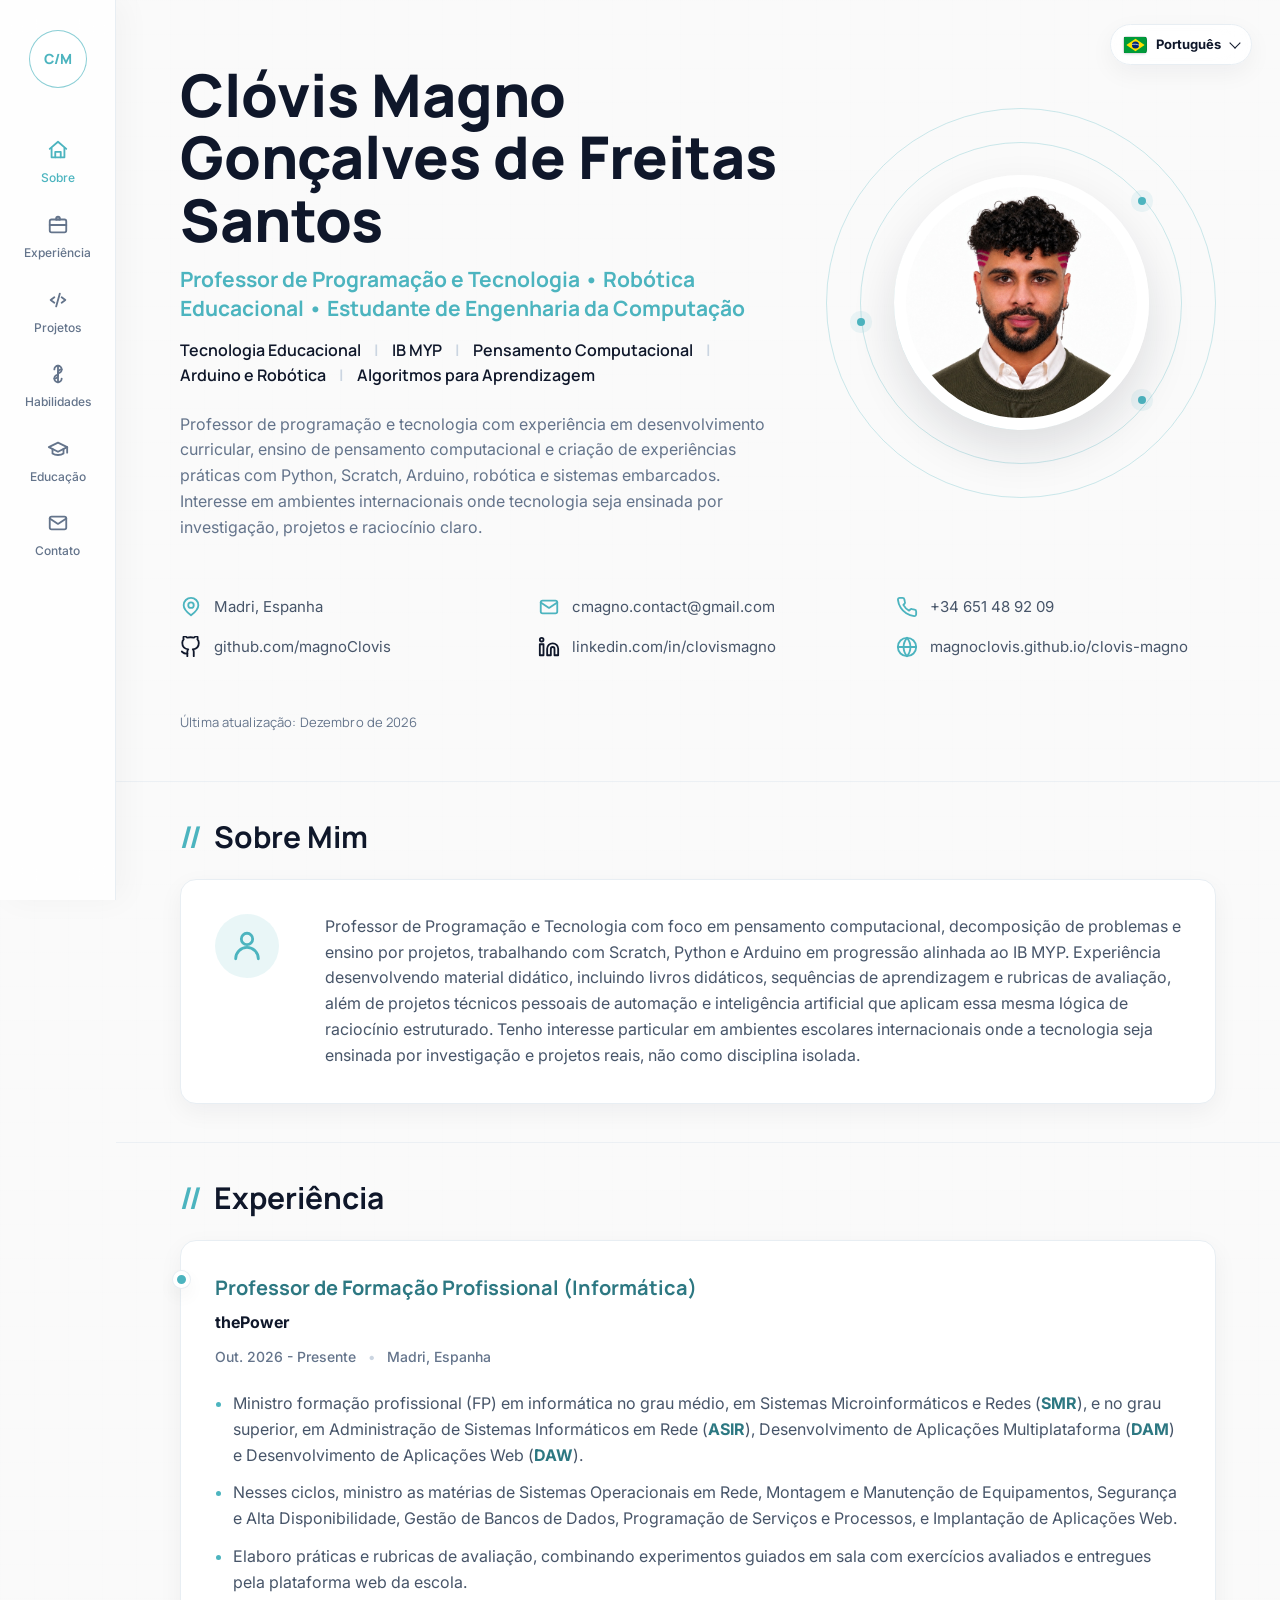
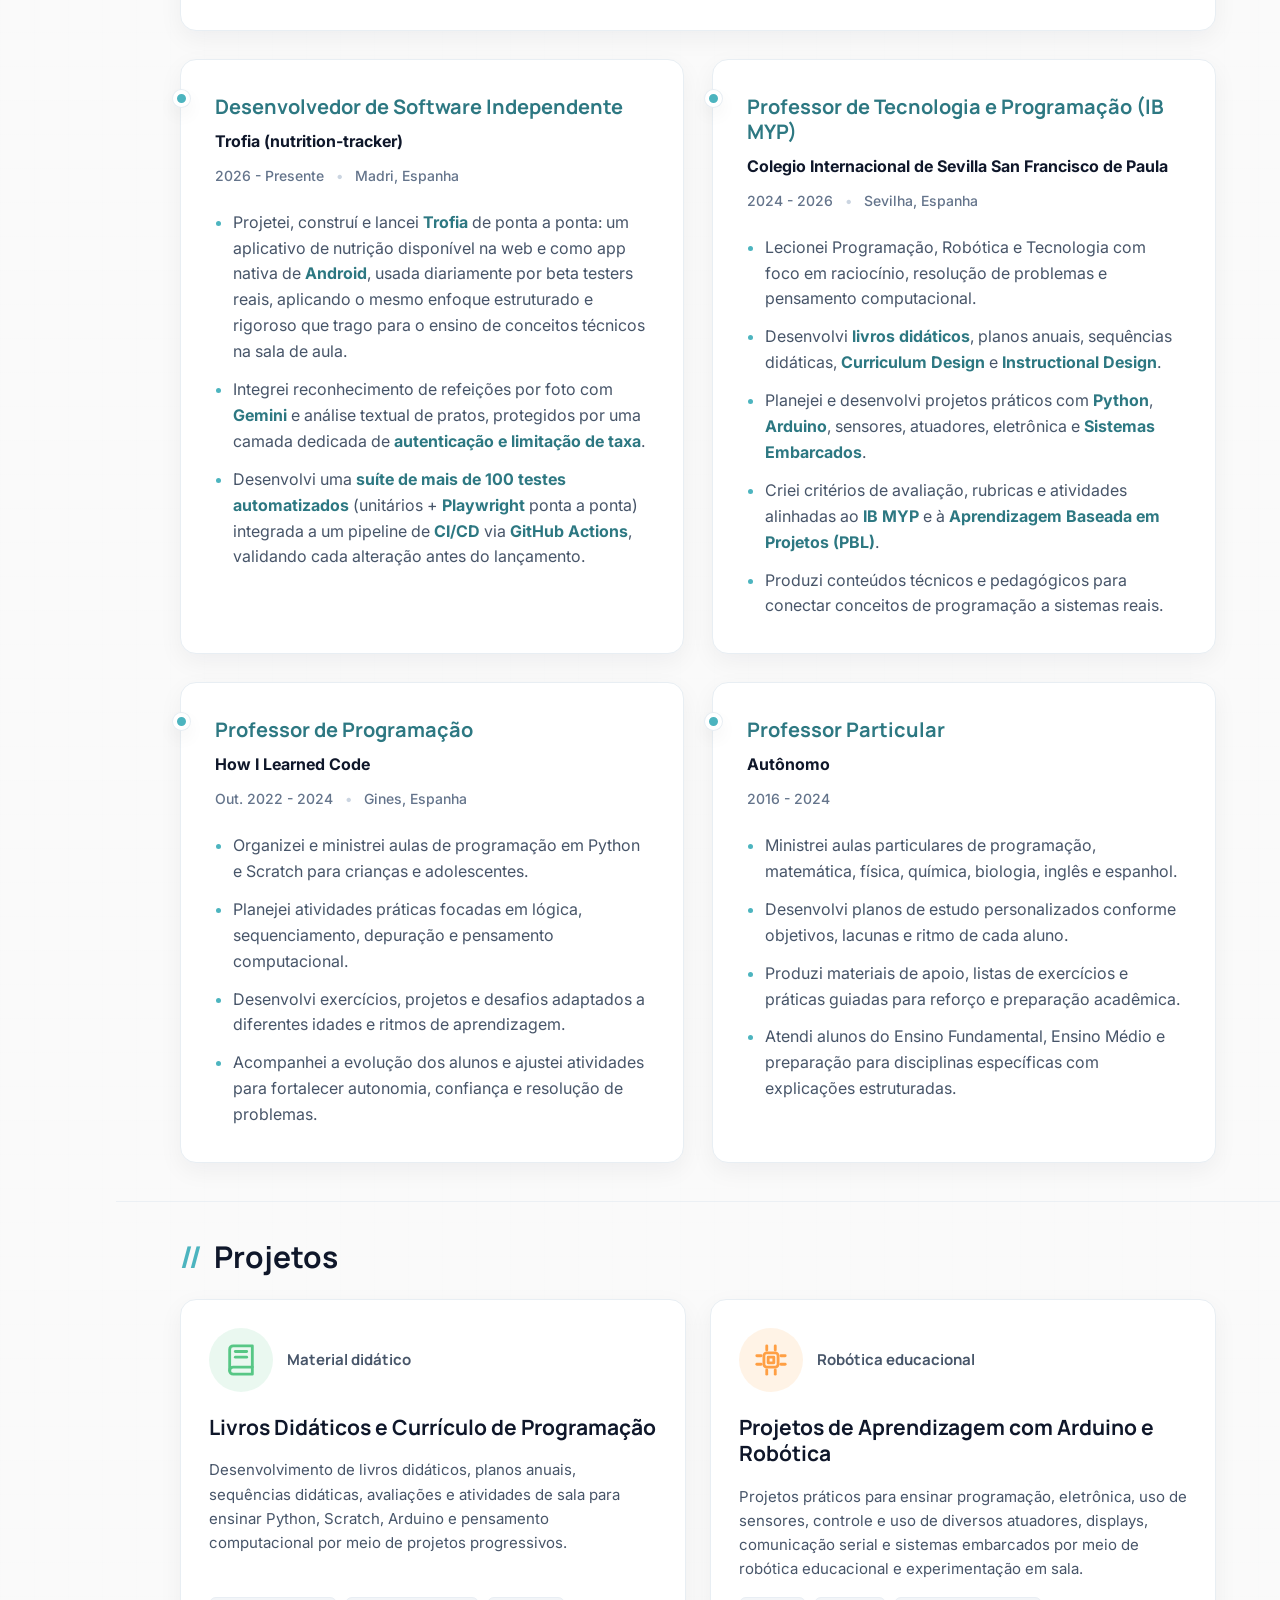
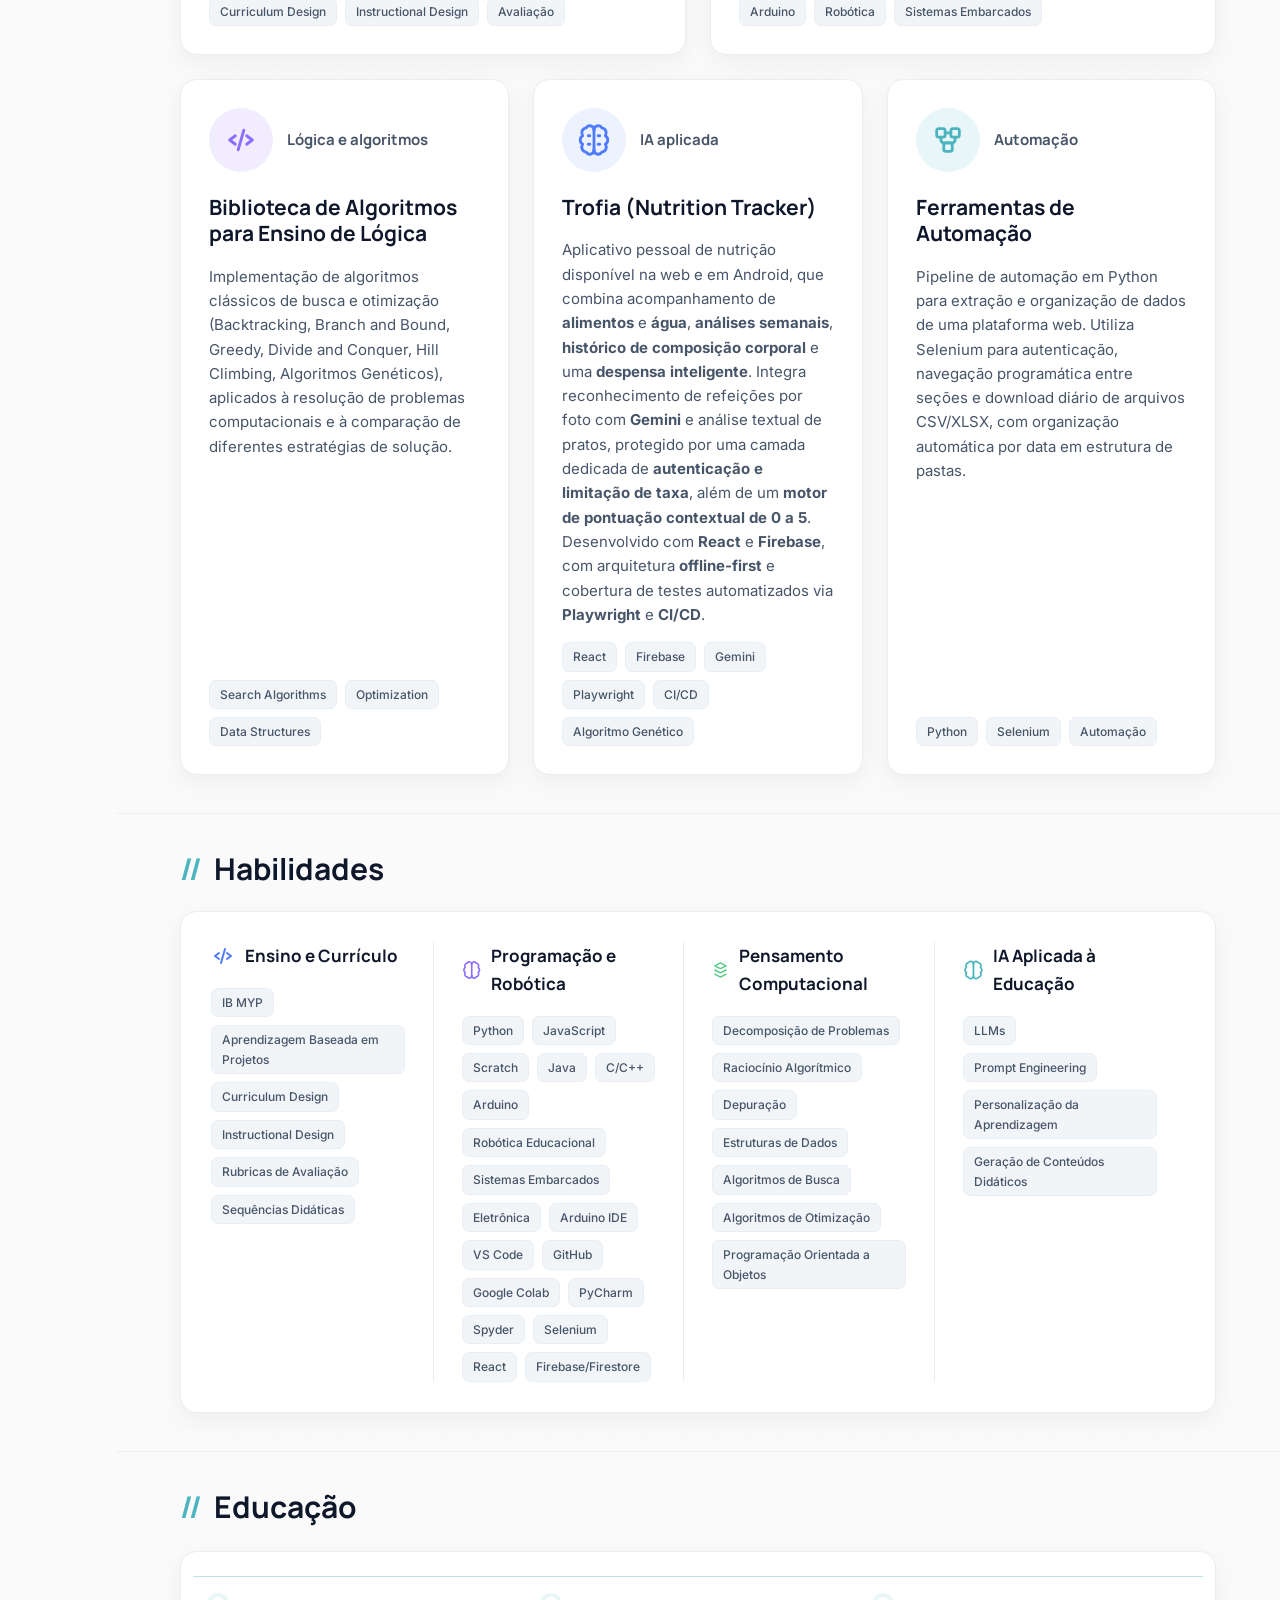
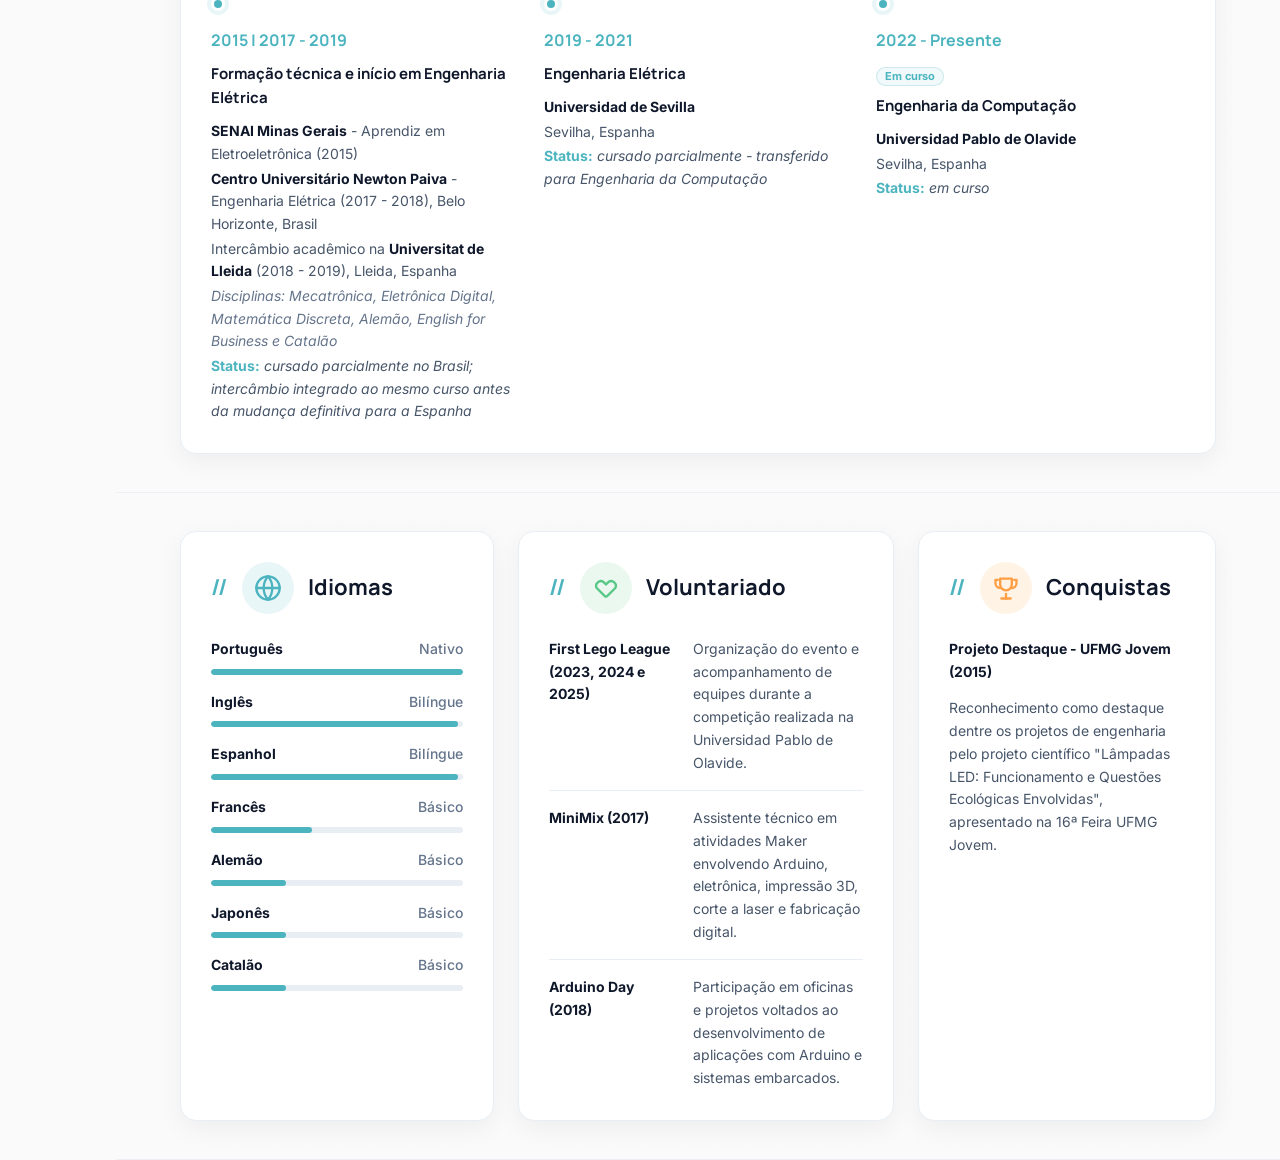
<file: pt.html>
<!DOCTYPE html>
<html lang="pt-BR">
<head>
  <meta charset="UTF-8">
  <meta name="viewport" content="width=device-width, initial-scale=1.0">
  <title>Clóvis Magno - Currículo Docente (PT)</title>
  <link rel="preconnect" href="https://fonts.googleapis.com">
  <link rel="preconnect" href="https://fonts.gstatic.com" crossorigin>
  <link href="https://fonts.googleapis.com/css2?family=Inter:wght@400;500;600;700&family=Manrope:wght@600;700;800&display=swap" rel="stylesheet">
  <link rel="stylesheet" href="style.css?v=20260703d">
</head>
<body>
  <!-- Navegacao lateral: links fixos para as secoes do curriculo docente. -->
  <aside class="sidebar" aria-label="Navegacao do curriculo">
    <a class="brand" href="#inicio" aria-label="Inicio">C/M</a>

    <nav class="menu">
      <a href="#sobre" class="active">
        <svg class="icon" viewBox="0 0 24 24" aria-hidden="true"><path d="M3 10.8 12 3l9 7.8"/><path d="M5 10v10h14V10"/><path d="M9 20v-6h6v6"/></svg>
        <span>Sobre</span>
      </a>
      <a href="#experiencia">
        <svg class="icon" viewBox="0 0 24 24" aria-hidden="true"><path d="M10 6h4"/><path d="M10 6V5a2 2 0 0 1 2-2 2 2 0 0 1 2 2v1"/><rect x="3" y="6" width="18" height="14" rx="2"/><path d="M3 12h18"/></svg>
        <span>Experiência</span>
      </a>
      <a href="#projetos">
        <svg class="icon" viewBox="0 0 24 24" aria-hidden="true"><path d="m8 9-4 3 4 3"/><path d="m16 9 4 3-4 3"/><path d="m14 5-4 14"/></svg>
        <span>Projetos</span>
      </a>
      <a href="#habilidades">
        <svg class="icon" viewBox="0 0 24 24" aria-hidden="true"><path d="M12 3v18"/><path d="M8 7a4 4 0 1 1 4 4"/><path d="M16 17a4 4 0 1 1-4-4"/><path d="M16 7a4 4 0 0 0-4 4"/><path d="M8 17a4 4 0 0 0 4-4"/></svg>
        <span>Habilidades</span>
      </a>
      <a href="#educacao">
        <svg class="icon" viewBox="0 0 24 24" aria-hidden="true"><path d="m22 10-10-5-10 5 10 5 10-5Z"/><path d="M6 12v5c3 2 9 2 12 0v-5"/><path d="M22 10v6"/></svg>
        <span>Educação</span>
      </a>
      <a href="#contato">
        <svg class="icon" viewBox="0 0 24 24" aria-hidden="true"><rect x="3" y="5" width="18" height="14" rx="2"/><path d="m3 7 9 6 9-6"/></svg>
        <span>Contato</span>
      </a>
    </nav>
  </aside>
  <!-- Fim da navegacao lateral. -->

  <!-- Seletor de idioma: links entre as versoes localizadas do curriculo docente. -->
  <div class="language-switcher" aria-label="Seletor de idioma">
    <details>
      <summary><span class="language-current"><span class="flag flag-br" aria-hidden="true"></span><span>Português</span></span></summary>
      <div class="language-options">
        <a href="index.html"><span class="flag flag-us" aria-hidden="true"></span><span>English</span></a>
        <a href="es.html"><span class="flag flag-es" aria-hidden="true"></span><span>Español</span></a>
        <a href="pt.html" aria-current="page"><span class="flag flag-br" aria-hidden="true"></span><span>Português</span></a>
      </div>
    </details>
  </div>
  <!-- Fim do seletor de idioma. -->

  <!-- Conteudo principal: corpo imprimivel do curriculo com foco docente. -->
  <main class="page">
    <!-- Secao de apresentacao: identidade docente, headline, foto e contatos. -->
    <section class="hero section" id="inicio">
      <div class="hero-content">
        <h1>Clóvis Magno Gonçalves de Freitas Santos</h1>
        <h2>Professor de Programação e Tecnologia • Robótica Educacional • Estudante de Engenharia da Computação</h2>
        <p class="headline">Tecnologia Educacional <span>|</span> IB MYP <span>|</span> Pensamento Computacional <span>|</span> Arduino e Robótica <span>|</span> Algoritmos para Aprendizagem</p>
        <p class="intro">
          Professor de programação e tecnologia com experiência em desenvolvimento curricular,
          ensino de pensamento computacional e criação de experiências práticas com Python,
          Scratch, Arduino, robótica e sistemas embarcados. Interesse em ambientes internacionais
          onde tecnologia seja ensinada por investigação, projetos e raciocínio claro.
        </p>

      </div>

      <div class="portrait-wrap" aria-label="Foto de perfil">
        <div class="orbit orbit-one"></div>
        <div class="orbit orbit-two"></div>
        <div class="orbit orbit-three"></div>
        <div class="dot dot-a"></div>
        <div class="dot dot-b"></div>
        <div class="dot dot-c"></div>
        <div class="portrait" role="img" aria-label="Foto de Clovis Magno"></div>
      </div>

      <ul class="contact-grid" id="contato" aria-label="Dados de contato">
        <li>
          <svg class="contact-icon" viewBox="0 0 24 24" aria-hidden="true"><path d="M20 10c0 5-8 11-8 11S4 15 4 10a8 8 0 1 1 16 0Z"/><circle cx="12" cy="10" r="3"/></svg>
          <span>Madri, Espanha</span>
        </li>
        <li>
          <svg class="contact-icon" viewBox="0 0 24 24" aria-hidden="true"><rect x="3" y="5" width="18" height="14" rx="2"/><path d="m3 7 9 6 9-6"/></svg>
          <a href="mailto:cmagno.contact@gmail.com">cmagno.contact@gmail.com</a>
        </li>
        <li>
          <svg class="contact-icon" viewBox="0 0 24 24" aria-hidden="true"><path d="M22 16.92v3a2 2 0 0 1-2.18 2 19.8 19.8 0 0 1-8.63-3.07 19.5 19.5 0 0 1-6-6A19.8 19.8 0 0 1 2.12 4.2 2 2 0 0 1 4.11 2h3a2 2 0 0 1 2 1.72c.12.9.33 1.77.62 2.61a2 2 0 0 1-.45 2.11L8 9.72a16 16 0 0 0 6.28 6.28l1.28-1.28a2 2 0 0 1 2.11-.45c.84.29 1.71.5 2.61.62A2 2 0 0 1 22 16.92Z"/></svg>
          <a href="tel:+34651489209">+34 651 48 92 09</a>
        </li>
        <li>
          <svg class="contact-icon brand-icon" viewBox="0 0 24 24" aria-hidden="true"><path d="M15 22v-4a4.8 4.8 0 0 0-1-3.5c3.2-.4 6.5-1.6 6.5-7A5.4 5.4 0 0 0 19 3.8 5 5 0 0 0 18.9.3S17.7-.1 15 1.8a13.4 13.4 0 0 0-7 0C5.3-.1 4.1.3 4.1.3A5 5 0 0 0 4 3.8 5.4 5.4 0 0 0 2.5 7.5c0 5.4 3.3 6.6 6.5 7A4.8 4.8 0 0 0 8 18v4"/><path d="M8 19c-3 .9-4.5-.8-6-2"/></svg>
          <a href="https://github.com/magnoClovis" target="_blank" rel="noopener">github.com/magnoClovis</a>
        </li>
        <li>
          <svg class="contact-icon brand-icon" viewBox="0 0 24 24" aria-hidden="true"><path d="M16 8a6 6 0 0 1 6 6v7h-4v-7a2 2 0 0 0-4 0v7h-4v-7a6 6 0 0 1 6-6Z"/><path d="M2 9h4v12H2z"/><circle cx="4" cy="4" r="2"/></svg>
          <a href="https://www.linkedin.com/in/clovismagno/" target="_blank" rel="noopener">linkedin.com/in/clovismagno</a>
        </li>
        <li>
          <svg class="contact-icon" viewBox="0 0 24 24" aria-hidden="true"><circle cx="12" cy="12" r="10"/><path d="M2 12h20"/><path d="M12 2a15.3 15.3 0 0 1 0 20"/><path d="M12 2a15.3 15.3 0 0 0 0 20"/></svg>
          <a href="https://magnoclovis.github.io/clovis-magno" target="_blank" rel="noopener">magnoclovis.github.io/clovis-magno</a>
        </li>
      </ul>
      <p class="last-updated" id="last-updated" data-label="Última atualização"></p>
    </section>
    <!-- Fim da secao de apresentacao. -->

    <!-- Secao sobre: filosofia de ensino e foco em educacao internacional. -->
    <section class="section about" id="sobre">
      <div class="section-title">
        <h2>Sobre Mim</h2>
      </div>
      <div class="card about-layout">
        <div class="section-visual visual-teal">
          <svg viewBox="0 0 24 24" aria-hidden="true"><path d="M20 21a8 8 0 0 0-16 0"/><circle cx="12" cy="7" r="4"/></svg>
        </div>
        <div class="about-copy">
          <p>
            Professor de Programação e Tecnologia com foco em pensamento computacional, decomposição
            de problemas e ensino por projetos, trabalhando com Scratch, Python e Arduino em progressão
            alinhada ao IB MYP. Experiência desenvolvendo material didático, incluindo livros didáticos,
            sequências de aprendizagem e rubricas de avaliação, além de projetos técnicos pessoais de
            automação e inteligência artificial que aplicam essa mesma lógica de raciocínio estruturado.
            Tenho interesse particular em ambientes escolares internacionais onde a tecnologia seja
            ensinada por investigação e projetos reais, não como disciplina isolada.
          </p>
        </div>
      </div>
    </section>
    <!-- Fim da secao sobre. -->

    <!-- Secao de experiencia: historico de sala de aula, curriculo e tutoria. -->
    <section class="section" id="experiencia">
      <div class="section-heading">
        <div class="section-title">
          <h2>Experiência</h2>
        </div>
      </div>

      <div class="experience-grid">
        <article class="card job-card">
          <span class="job-dot"></span>
          <h3>Professor de Formação Profissional (Informática)</h3>
          <p class="company">thePower</p>
          <p class="meta">Out. 2026 - Presente <span>•</span> Madri, Espanha</p>
          <ul>
            <li>Ministro formação profissional (FP) em informática no grau médio, em Sistemas Microinformáticos e Redes (<strong>SMR</strong>), e no grau superior, em Administração de Sistemas Informáticos em Rede (<strong>ASIR</strong>), Desenvolvimento de Aplicações Multiplataforma (<strong>DAM</strong>) e Desenvolvimento de Aplicações Web (<strong>DAW</strong>).</li>
            <li>Nesses ciclos, ministro as matérias de Sistemas Operacionais em Rede, Montagem e Manutenção de Equipamentos, Segurança e Alta Disponibilidade, Gestão de Bancos de Dados, Programação de Serviços e Processos, e Implantação de Aplicações Web.</li>
            <li>Elaboro práticas e rubricas de avaliação, combinando experimentos guiados em sala com exercícios avaliados e entregues pela plataforma web da escola.</li>
          </ul>
        </article>

        <article class="card job-card">
          <span class="job-dot"></span>
          <h3>Desenvolvedor de Software Independente</h3>
          <p class="company">Trofia (nutrition-tracker)</p>
          <p class="meta">2026 - Presente <span>•</span> Madri, Espanha</p>
          <ul>
            <li>Projetei, construí e lancei <strong>Trofia</strong> de ponta a ponta: um aplicativo de nutrição disponível na web e como app nativa de <strong>Android</strong>, usada diariamente por beta testers reais, aplicando o mesmo enfoque estruturado e rigoroso que trago para o ensino de conceitos técnicos na sala de aula.</li>
            <li>Integrei reconhecimento de refeições por foto com <strong>Gemini</strong> e análise textual de pratos, protegidos por uma camada dedicada de <strong>autenticação e limitação de taxa</strong>.</li>
            <li>Desenvolvi uma <strong>suíte de mais de 100 testes automatizados</strong> (unitários + <strong>Playwright</strong> ponta a ponta) integrada a um pipeline de <strong>CI/CD</strong> via <strong>GitHub Actions</strong>, validando cada alteração antes do lançamento.</li>
          </ul>
        </article>

        <article class="card job-card">
          <span class="job-dot"></span>
          <h3>Professor de Tecnologia e Programação (IB MYP)</h3>
          <p class="company">Colegio Internacional de Sevilla San Francisco de Paula</p>
          <p class="meta">2024 - 2026 <span>•</span> Sevilha, Espanha</p>
          <ul>
            <li>Lecionei Programação, Robótica e Tecnologia com foco em raciocínio, resolução de problemas e pensamento computacional.</li>
            <li>Desenvolvi <strong>livros didáticos</strong>, planos anuais, sequências didáticas, <strong>Curriculum Design</strong> e <strong>Instructional Design</strong>.</li>
            <li>Planejei e desenvolvi projetos práticos com <strong>Python</strong>, <strong>Arduino</strong>, sensores, atuadores, eletrônica e <strong>Sistemas Embarcados</strong>.</li>
            <li>Criei critérios de avaliação, rubricas e atividades alinhadas ao <strong>IB MYP</strong> e à <strong>Aprendizagem Baseada em Projetos (PBL)</strong>.</li>
            <li>Produzi conteúdos técnicos e pedagógicos para conectar conceitos de programação a sistemas reais.</li>
          </ul>
        </article>

        <article class="card job-card">
          <span class="job-dot"></span>
          <h3>Professor de Programação</h3>
          <p class="company">How I Learned Code</p>
          <p class="meta">Out. 2022 - 2024 <span>•</span> Gines, Espanha</p>
          <ul>
            <li>Organizei e ministrei aulas de programação em Python e Scratch para crianças e adolescentes.</li>
            <li>Planejei atividades práticas focadas em lógica, sequenciamento, depuração e pensamento computacional.</li>
            <li>Desenvolvi exercícios, projetos e desafios adaptados a diferentes idades e ritmos de aprendizagem.</li>
            <li>Acompanhei a evolução dos alunos e ajustei atividades para fortalecer autonomia, confiança e resolução de problemas.</li>
          </ul>
        </article>

        <article class="card job-card">
          <span class="job-dot"></span>
          <h3>Professor Particular</h3>
          <p class="company">Autônomo</p>
          <p class="meta">2016 - 2024</p>
          <ul>
            <li>Ministrei aulas particulares de programação, matemática, física, química, biologia, inglês e espanhol.</li>
            <li>Desenvolvi planos de estudo personalizados conforme objetivos, lacunas e ritmo de cada aluno.</li>
            <li>Produzi materiais de apoio, listas de exercícios e práticas guiadas para reforço e preparação acadêmica.</li>
            <li>Atendi alunos do Ensino Fundamental, Ensino Médio e preparação para disciplinas específicas com explicações estruturadas.</li>
          </ul>
        </article>
      </div>
    </section>
    <!-- Fim da secao de experiencia. -->

    <!-- Secao de projetos: materiais didaticos, robotica, algoritmos e projetos tecnicos de apoio. -->
    <section class="section" id="projetos">
      <div class="section-heading">
        <div class="section-title">
          <h2>Projetos</h2>
        </div>
      </div>

      <div class="project-grid">
        <article class="card project-card project-green">
          <div class="project-header">
            <div class="section-visual">
              <svg viewBox="0 0 24 24" aria-hidden="true"><path d="M4 19.5A2.5 2.5 0 0 1 6.5 17H20"/><path d="M4 4.5A2.5 2.5 0 0 1 6.5 2H20v20H6.5A2.5 2.5 0 0 1 4 19.5v-15Z"/><path d="M8 6h8"/><path d="M8 10h8"/></svg>
            </div>
            <p class="project-kicker">Material didático</p>
          </div>
          <h3>Livros Didáticos e Currículo de Programação</h3>
          <p>Desenvolvimento de livros didáticos, planos anuais, sequências didáticas, avaliações e atividades de sala para ensinar Python, Scratch, Arduino e pensamento computacional por meio de projetos progressivos.</p>
          <div class="tags">
            <span>Curriculum Design</span><span>Instructional Design</span><span>Avaliação</span>
          </div>
        </article>

        <article class="card project-card project-orange">
          <div class="project-header">
            <div class="section-visual">
              <svg viewBox="0 0 24 24" aria-hidden="true"><rect x="7" y="7" width="10" height="10" rx="2"/><path d="M10 10h4v4h-4z"/><path d="M9 2v3"/><path d="M15 2v3"/><path d="M9 19v3"/><path d="M15 19v3"/><path d="M2 9h3"/><path d="M2 15h3"/><path d="M19 9h3"/><path d="M19 15h3"/></svg>
            </div>
            <p class="project-kicker">Robótica educacional</p>
          </div>
          <h3>Projetos de Aprendizagem com Arduino e Robótica</h3>
          <p>Projetos práticos para ensinar programação, eletrônica, uso de sensores, controle e uso de diversos atuadores, displays, comunicação serial e sistemas embarcados por meio de robótica educacional e experimentação em sala.</p>
          <div class="tags">
            <span>Arduino</span><span>Robótica</span><span>Sistemas Embarcados</span>
          </div>
        </article>

        <article class="card project-card project-purple">
          <div class="project-header">
            <div class="section-visual">
              <svg viewBox="0 0 24 24" aria-hidden="true"><path d="m8 9-4 3 4 3"/><path d="m16 9 4 3-4 3"/><path d="m14 5-4 14"/></svg>
            </div>
            <p class="project-kicker">Lógica e algoritmos</p>
          </div>
          <h3>Biblioteca de Algoritmos para Ensino de Lógica</h3>
          <p>Implementação de algoritmos clássicos de busca e otimização (Backtracking, Branch and Bound, Greedy, Divide and Conquer, Hill Climbing, Algoritmos Genéticos), aplicados à resolução de problemas computacionais e à comparação de diferentes estratégias de solução.</p>
          <div class="tags">
            <span>Search Algorithms</span><span>Optimization</span><span>Data Structures</span>
          </div>
        </article>

        <article class="card project-card project-blue">
          <div class="project-header">
            <div class="section-visual">
              <svg viewBox="0 0 24 24" aria-hidden="true"><path d="M12 5a3 3 0 0 0-5.6-1.5A3.5 3.5 0 0 0 4 9a3.5 3.5 0 0 0 0 6 3.5 3.5 0 0 0 2.4 5.5A3 3 0 0 0 12 19"/><path d="M12 5a3 3 0 0 1 5.6-1.5A3.5 3.5 0 0 1 20 9a3.5 3.5 0 0 1 0 6 3.5 3.5 0 0 1-2.4 5.5A3 3 0 0 1 12 19"/><path d="M12 5v14"/><path d="M8 9h1"/><path d="M15 9h1"/><path d="M8 15h1"/><path d="M15 15h1"/></svg>
            </div>
            <p class="project-kicker">IA aplicada</p>
          </div>
          <h3>Trofia (Nutrition Tracker)</h3>
          <p>Aplicativo pessoal de nutrição disponível na web e em Android, que combina acompanhamento de <strong>alimentos</strong> e <strong>água</strong>, <strong>análises semanais</strong>, <strong>histórico de composição corporal</strong> e uma <strong>despensa inteligente</strong>. Integra reconhecimento de refeições por foto com <strong>Gemini</strong> e análise textual de pratos, protegido por uma camada dedicada de <strong>autenticação e limitação de taxa</strong>, além de um <strong>motor de pontuação contextual de 0 a 5</strong>. Desenvolvido com <strong>React</strong> e <strong>Firebase</strong>, com arquitetura <strong>offline-first</strong> e cobertura de testes automatizados via <strong>Playwright</strong> e <strong>CI/CD</strong>.</p>
          <div class="tags">
            <span>React</span><span>Firebase</span><span>Gemini</span><span>Playwright</span><span>CI/CD</span><span>Algoritmo Genético</span>
          </div>
        </article>

        <article class="card project-card project-teal">
          <div class="project-header">
            <div class="section-visual">
              <svg viewBox="0 0 24 24" aria-hidden="true"><rect x="4" y="4" width="6" height="6" rx="1.5"/><rect x="14" y="4" width="6" height="6" rx="1.5"/><rect x="9" y="14" width="6" height="6" rx="1.5"/><path d="M10 7h4"/><path d="M17 10v2a2 2 0 0 1-2 2h-3"/><path d="M7 10v2a2 2 0 0 0 2 2h3"/></svg>
            </div>
            <p class="project-kicker">Automação</p>
          </div>
          <h3>Ferramentas de Automação</h3>
          <p>Pipeline de automação em Python para extração e organização de dados de uma plataforma web. Utiliza Selenium para autenticação, navegação programática entre seções e download diário de arquivos CSV/XLSX, com organização automática por data em estrutura de pastas.</p>
          <div class="tags">
            <span>Python</span><span>Selenium</span><span>Automação</span>
          </div>
        </article>
      </div>
    </section>
    <!-- Fim da secao de projetos. -->

    <!-- Secao de habilidades: ensino, robotica, pensamento computacional e IA aplicada a educacao. -->
    <section class="section skills" id="habilidades">
      <div class="section-title">
        <h2>Habilidades</h2>
      </div>

      <div class="card skills-grid">
        <div class="skill-block skill-blue">
          <h3><svg viewBox="0 0 24 24" aria-hidden="true"><path d="m8 9-4 3 4 3"/><path d="m16 9 4 3-4 3"/><path d="m14 5-4 14"/></svg>Ensino e Currículo</h3>
          <div class="tags">
            <span>IB MYP</span><span>Aprendizagem Baseada em Projetos</span><span>Curriculum Design</span><span>Instructional Design</span><span>Rubricas de Avaliação</span><span>Sequências Didáticas</span>
          </div>
        </div>

        <div class="skill-block skill-purple">
          <h3><svg viewBox="0 0 24 24" aria-hidden="true"><path d="M12 5a3 3 0 0 0-5.6-1.5A3.5 3.5 0 0 0 4 9a3.5 3.5 0 0 0 0 6 3.5 3.5 0 0 0 2.4 5.5A3 3 0 0 0 12 19"/><path d="M12 5a3 3 0 0 1 5.6-1.5A3.5 3.5 0 0 1 20 9a3.5 3.5 0 0 1 0 6 3.5 3.5 0 0 1-2.4 5.5A3 3 0 0 1 12 19"/><path d="M12 5v14"/></svg>Programação e Robótica</h3>
          <div class="tags">
            <span>Python</span><span>JavaScript</span><span>Scratch</span><span>Java</span><span>C/C++</span><span>Arduino</span><span>Robótica Educacional</span><span>Sistemas Embarcados</span><span>Eletrônica</span><span>Arduino IDE</span><span>VS Code</span><span>GitHub</span><span>Google Colab</span><span>PyCharm</span><span>Spyder</span><span>Selenium</span><span>React</span><span>Firebase/Firestore</span>
          </div>
        </div>

        <div class="skill-block skill-green">
          <h3><svg viewBox="0 0 24 24" aria-hidden="true"><path d="m12 2 8 4-8 4-8-4 8-4Z"/><path d="m4 12 8 4 8-4"/><path d="m4 18 8 4 8-4"/></svg>Pensamento Computacional</h3>
          <div class="tags">
            <span>Decomposição de Problemas</span><span>Raciocínio Algorítmico</span><span>Depuração</span><span>Estruturas de Dados</span><span>Algoritmos de Busca</span><span>Algoritmos de Otimização</span><span>Programação Orientada a Objetos</span>
          </div>
        </div>

        <div class="skill-block skill-teal">
          <h3><svg viewBox="0 0 24 24" aria-hidden="true"><path d="M12 5a3 3 0 0 0-5.6-1.5A3.5 3.5 0 0 0 4 9a3.5 3.5 0 0 0 0 6 3.5 3.5 0 0 0 2.4 5.5A3 3 0 0 0 12 19"/><path d="M12 5a3 3 0 0 1 5.6-1.5A3.5 3.5 0 0 1 20 9a3.5 3.5 0 0 1 0 6 3.5 3.5 0 0 1-2.4 5.5A3 3 0 0 1 12 19"/><path d="M12 5v14"/></svg>IA Aplicada à Educação</h3>
          <div class="tags">
            <span>LLMs</span><span>Prompt Engineering</span><span>Personalização da Aprendizagem</span><span>Geração de Conteúdos Didáticos</span>
          </div>
        </div>
      </div>
    </section>
    <!-- Fim da secao de habilidades. -->

    <!-- Secao de educacao: linha do tempo academica e tecnica em ordem cronologica. -->
    <section class="section education credentials" id="educacao">
      <div class="section-title">
        <h2>Educação</h2>
      </div>

      <div class="card timeline education-timeline">
        <article class="timeline-item">
          <div class="pin"></div>
          <h3>2015 | 2017 - 2019</h3>
          <strong>Formação técnica e início em Engenharia Elétrica</strong>
          <p><strong class="institution">SENAI Minas Gerais</strong> - Aprendiz em Eletroeletrônica (2015)</p>
          <p><strong class="institution">Centro Universitário Newton Paiva</strong> - Engenharia Elétrica (2017 - 2018), Belo Horizonte, Brasil</p>
          <p>Intercâmbio acadêmico na <strong class="institution">Universitat de Lleida</strong> (2018 - 2019), Lleida, Espanha</p>
          <p class="coursework">Disciplinas: Mecatrônica, Eletrônica Digital, Matemática Discreta, Alemão, English for Business e Catalão</p>
          <p><span class="status-label">Status:</span> <em class="status-value">cursado parcialmente no Brasil; intercâmbio integrado ao mesmo curso antes da mudança definitiva para a Espanha</em></p>
        </article>

        <article class="timeline-item">
          <div class="pin"></div>
          <h3>2019 - 2021</h3>
          <strong>Engenharia Elétrica</strong>
          <p><strong class="institution">Universidad de Sevilla</strong></p>
          <p>Sevilha, Espanha</p>
          <p><span class="status-label">Status:</span> <em class="status-value">cursado parcialmente - transferido para Engenharia da Computação</em></p>
        </article>

        <article class="timeline-item">
          <div class="pin"></div>
          <h3>2022 - Presente</h3>
          <span class="timeline-badge">Em curso</span>
          <strong>Engenharia da Computação</strong>
          <p><strong class="institution">Universidad Pablo de Olavide</strong></p>
          <p>Sevilha, Espanha</p>
          <p><span class="status-label">Status:</span> <em class="status-value">em curso</em></p>
        </article>
      </div>
    </section>
    <!-- Fim da secao de educacao. -->

    <!-- Informacoes adicionais: idiomas, voluntariado e conquistas. -->
    <section class="section extra-grid">
      <article class="card extra-card language-card">
        <h2><span><svg viewBox="0 0 24 24" aria-hidden="true"><circle cx="12" cy="12" r="10"/><path d="M2 12h20"/><path d="M12 2a15.3 15.3 0 0 1 0 20"/><path d="M12 2a15.3 15.3 0 0 0 0 20"/></svg></span>Idiomas</h2>
        <div class="language-list">
          <div class="language-row" style="--level:100%"><p><strong>Português</strong><span>Nativo</span></p><div class="meter"><i></i></div></div>
          <div class="language-row" style="--level:98%"><p><strong>Inglês</strong><span>Bilíngue</span></p><div class="meter"><i></i></div></div>
          <div class="language-row" style="--level:98%"><p><strong>Espanhol</strong><span>Bilíngue</span></p><div class="meter"><i></i></div></div>
          <div class="language-row" style="--level:40%"><p><strong>Francês</strong><span>Básico</span></p><div class="meter"><i></i></div></div>
          <div class="language-row" style="--level:30%"><p><strong>Alemão</strong><span>Básico</span></p><div class="meter"><i></i></div></div>
          <div class="language-row" style="--level:30%"><p><strong>Japonês</strong><span>Básico</span></p><div class="meter"><i></i></div></div>
          <div class="language-row" style="--level:30%"><p><strong>Catalão</strong><span>Básico</span></p><div class="meter"><i></i></div></div>
        </div>
      </article>

      <article class="card extra-card volunteering-card">
        <h2><span><svg viewBox="0 0 24 24" aria-hidden="true"><path d="M11 19 4 12a4 4 0 0 1 6-5l2 2 2-2a4 4 0 0 1 6 5l-7 7a1.4 1.4 0 0 1-2 0Z"/></svg></span>Voluntariado</h2>
        <div class="volunteer-list">
          <p><strong>First Lego League (2023, 2024 e 2025)</strong><span>Organização do evento e acompanhamento de equipes durante a competição realizada na Universidad Pablo de Olavide.</span></p>
          <p><strong>MiniMix (2017)</strong><span>Assistente técnico em atividades Maker envolvendo Arduino, eletrônica, impressão 3D, corte a laser e fabricação digital.</span></p>
          <p><strong>Arduino Day (2018)</strong><span>Participação em oficinas e projetos voltados ao desenvolvimento de aplicações com Arduino e sistemas embarcados.</span></p>
        </div>
      </article>

      <article class="card extra-card achievement-card">
        <h2><span><svg viewBox="0 0 24 24" aria-hidden="true"><path d="M8 21h8"/><path d="M12 17v4"/><path d="M7 4h10v5a5 5 0 0 1-10 0V4Z"/><path d="M5 5H3v3a4 4 0 0 0 4 4"/><path d="M19 5h2v3a4 4 0 0 1-4 4"/></svg></span>Conquistas</h2>
        <p><strong>Projeto Destaque - UFMG Jovem (2015)</strong></p>
        <p>Reconhecimento como destaque dentre os projetos de engenharia pelo projeto científico "Lâmpadas LED: Funcionamento e Questões Ecológicas Envolvidas", apresentado na 16ª Feira UFMG Jovem.</p>
      </article>
    </section>
    <!-- Fim das informacoes adicionais. -->
  </main>
  <!-- Fim do conteudo principal. -->
  <script>
    (function () {
      const updated = document.getElementById('last-updated');
      if (!updated) {
        return;
      }

      const localeByLabel = {
        'Last updated': 'en-US',
        'Última actualización': 'es-ES',
        'Última atualização': 'pt-BR',
      };

      const label = updated.dataset.label || 'Last updated';
      const locale = localeByLabel[label] || 'en-US';
      const monthYear = new Intl.DateTimeFormat(locale, {
        month: 'long',
        year: 'numeric',
      }).format(new Date());
      const formattedMonthYear = monthYear.charAt(0).toUpperCase() + monthYear.slice(1);
      updated.textContent = `${label}: ${formattedMonthYear}`;
    })();
  </script>
</body>
</html>
</file>
<file: style.css>
/**
 * Design tokens
 *
 * Shared colors, spacing, radius, and shadow values used across the resume UI.
 */
:root {
  --accent: #4CB4BF;
  --blue: #4F7CFF;
  --teal: #4CB4BF;
  --green: #57C785;
  --orange: #FF9F43;
  --purple: #8B6DFF;
  --cyan: #4FC3F7;
  --bg: #FAFAFA;
  --card: #FFFFFF;
  --title: #0F172A;
  --text: #475569;
  --muted: #64748B;
  --border: #E8EEF3;
  --grid: rgba(230, 238, 243, 0.03);
  --shadow: 0 8px 24px rgba(15, 23, 42, 0.05);
  --radius: 16px;
}

/**
 * Base reset and document defaults
 *
 * Normalizes box sizing, typography, page background, and inherited link behavior.
 */
* {
  box-sizing: border-box;
}

html {
  scroll-behavior: smooth;
}

body {
  margin: 0;
  color: var(--text);
  font-family: "Inter", system-ui, -apple-system, BlinkMacSystemFont, "Segoe UI", sans-serif;
  font-size: 16px;
  line-height: 1.62;
  background:
    linear-gradient(var(--grid) 1px, transparent 1px),
    linear-gradient(90deg, var(--grid) 1px, transparent 1px),
    var(--bg);
  background-size: 34px 34px;
}

a {
  color: inherit;
  text-decoration: none;
}

/**
 * Floating controls
 *
 * Language selector and optional print-mode control displayed on the web version.
 */
.language-switcher {
  position: fixed;
  top: 24px;
  right: 28px;
  z-index: 20;
  font-size: 13px;
}

.print-mode-link {
  position: fixed;
  top: 76px;
  right: 28px;
  z-index: 20;
  display: inline-flex;
  align-items: center;
  gap: 8px;
  min-width: 136px;
  padding: 9px 12px;
  color: var(--title);
  font-size: 13px;
  font-weight: 700;
  background: rgba(255, 255, 255, 0.86);
  border: 1px solid var(--border);
  border-radius: 999px;
  box-shadow: var(--shadow);
  backdrop-filter: blur(16px);
}

.print-mode-link::before {
  content: "";
  width: 14px;
  height: 10px;
  border: 1.5px solid var(--accent);
  border-radius: 2px;
}

.language-switcher details {
  position: relative;
}

.language-switcher summary {
  min-width: 136px;
  display: inline-flex;
  align-items: center;
  justify-content: space-between;
  gap: 10px;
  padding: 9px 12px;
  color: var(--title);
  font-weight: 700;
  list-style: none;
  cursor: pointer;
  background: rgba(255, 255, 255, 0.86);
  border: 1px solid var(--border);
  border-radius: 999px;
  box-shadow: var(--shadow);
  backdrop-filter: blur(16px);
}

.language-switcher summary::-webkit-details-marker {
  display: none;
}

.language-switcher summary::after {
  content: "";
  width: 7px;
  height: 7px;
  border-right: 1.5px solid currentColor;
  border-bottom: 1.5px solid currentColor;
  transform: translateY(-2px) rotate(45deg);
}

.language-options {
  position: absolute;
  top: calc(100% + 8px);
  right: 0;
  width: 166px;
  display: grid;
  gap: 4px;
  padding: 6px;
  background: #fff;
  border: 1px solid var(--border);
  border-radius: 14px;
  box-shadow: 0 14px 34px rgba(15, 23, 42, 0.1);
}

.language-options a,
.language-current {
  display: flex;
  align-items: center;
  gap: 9px;
}

.language-options a {
  padding: 8px 10px;
  color: var(--text);
  font-weight: 600;
  border-radius: 10px;
}

.language-options a:hover,
.language-options a[aria-current="page"] {
  color: var(--title);
  background: #F2F5F8;
}

.flag {
  width: 24px;
  height: 18px;
  flex: 0 0 auto;
  display: inline-block;
  overflow: hidden;
  background-position: center;
  background-repeat: no-repeat;
  background-size: cover;
  border: 1px solid rgba(15, 23, 42, 0.14);
  border-radius: 4px;
  box-shadow: 0 1px 2px rgba(15, 23, 42, 0.08);
}

.flag-us {
  background-image: url("data:image/svg+xml,%3Csvg xmlns='http://www.w3.org/2000/svg' viewBox='0 0 7410 3900'%3E%3Cpath fill='%23b22234' d='M0 0h7410v3900H0z'/%3E%3Cpath stroke='%23fff' stroke-width='300' d='M0 450h7410M0 1050h7410M0 1650h7410M0 2250h7410M0 2850h7410M0 3450h7410'/%3E%3Cpath fill='%233c3b6e' d='M0 0h2964v2100H0z'/%3E%3Cg fill='%23fff'%3E%3Ccircle cx='247' cy='175' r='55'/%3E%3Ccircle cx='741' cy='175' r='55'/%3E%3Ccircle cx='1235' cy='175' r='55'/%3E%3Ccircle cx='1729' cy='175' r='55'/%3E%3Ccircle cx='2223' cy='175' r='55'/%3E%3Ccircle cx='2717' cy='175' r='55'/%3E%3Ccircle cx='494' cy='385' r='55'/%3E%3Ccircle cx='988' cy='385' r='55'/%3E%3Ccircle cx='1482' cy='385' r='55'/%3E%3Ccircle cx='1976' cy='385' r='55'/%3E%3Ccircle cx='2470' cy='385' r='55'/%3E%3Ccircle cx='247' cy='595' r='55'/%3E%3Ccircle cx='741' cy='595' r='55'/%3E%3Ccircle cx='1235' cy='595' r='55'/%3E%3Ccircle cx='1729' cy='595' r='55'/%3E%3Ccircle cx='2223' cy='595' r='55'/%3E%3Ccircle cx='2717' cy='595' r='55'/%3E%3Ccircle cx='494' cy='805' r='55'/%3E%3Ccircle cx='988' cy='805' r='55'/%3E%3Ccircle cx='1482' cy='805' r='55'/%3E%3Ccircle cx='1976' cy='805' r='55'/%3E%3Ccircle cx='2470' cy='805' r='55'/%3E%3Ccircle cx='247' cy='1015' r='55'/%3E%3Ccircle cx='741' cy='1015' r='55'/%3E%3Ccircle cx='1235' cy='1015' r='55'/%3E%3Ccircle cx='1729' cy='1015' r='55'/%3E%3Ccircle cx='2223' cy='1015' r='55'/%3E%3Ccircle cx='2717' cy='1015' r='55'/%3E%3Ccircle cx='494' cy='1225' r='55'/%3E%3Ccircle cx='988' cy='1225' r='55'/%3E%3Ccircle cx='1482' cy='1225' r='55'/%3E%3Ccircle cx='1976' cy='1225' r='55'/%3E%3Ccircle cx='2470' cy='1225' r='55'/%3E%3Ccircle cx='247' cy='1435' r='55'/%3E%3Ccircle cx='741' cy='1435' r='55'/%3E%3Ccircle cx='1235' cy='1435' r='55'/%3E%3Ccircle cx='1729' cy='1435' r='55'/%3E%3Ccircle cx='2223' cy='1435' r='55'/%3E%3Ccircle cx='2717' cy='1435' r='55'/%3E%3Ccircle cx='494' cy='1645' r='55'/%3E%3Ccircle cx='988' cy='1645' r='55'/%3E%3Ccircle cx='1482' cy='1645' r='55'/%3E%3Ccircle cx='1976' cy='1645' r='55'/%3E%3Ccircle cx='2470' cy='1645' r='55'/%3E%3Ccircle cx='247' cy='1855' r='55'/%3E%3Ccircle cx='741' cy='1855' r='55'/%3E%3Ccircle cx='1235' cy='1855' r='55'/%3E%3Ccircle cx='1729' cy='1855' r='55'/%3E%3Ccircle cx='2223' cy='1855' r='55'/%3E%3Ccircle cx='2717' cy='1855' r='55'/%3E%3C/g%3E%3C/svg%3E");
}

.flag-es {
  background-image: url("data:image/svg+xml,%3Csvg xmlns='http://www.w3.org/2000/svg' viewBox='0 0 750 500'%3E%3Cpath fill='%23aa151b' d='M0 0h750v500H0z'/%3E%3Cpath fill='%23f1bf00' d='M0 125h750v250H0z'/%3E%3C/svg%3E");
}

.flag-br {
  background-image: url("data:image/svg+xml,%3Csvg xmlns='http://www.w3.org/2000/svg' viewBox='0 0 720 504'%3E%3Cpath fill='%23009b3a' d='M0 0h720v504H0z'/%3E%3Cpath fill='%23ffdf00' d='M360 58 646 252 360 446 74 252z'/%3E%3Ccircle cx='360' cy='252' r='112' fill='%23002776'/%3E%3Cpath fill='none' stroke='%23fff' stroke-width='22' d='M256 238c68-20 148-14 224 22'/%3E%3C/svg%3E");
}

/**
 * Icon and heading defaults
 *
 * Establishes consistent SVG stroke rendering and removes default heading margins.
 */
svg {
  display: block;
  fill: none;
  stroke: currentColor;
  stroke-width: 2;
  stroke-linecap: round;
  stroke-linejoin: round;
}

h1,
h2,
h3,
p {
  margin-top: 0;
}

/**
 * Sidebar navigation
 *
 * Fixed vertical navigation with brand mark and section anchors.
 */
.sidebar {
  position: fixed;
  inset: 0 auto 0 0;
  z-index: 10;
  width: 116px;
  display: flex;
  flex-direction: column;
  align-items: center;
  gap: 52px;
  padding: 30px 16px;
  background: rgba(255, 255, 255, 0.78);
  border-right: 1px solid var(--border);
  box-shadow: 8px 0 30px rgba(15, 23, 42, 0.035);
  backdrop-filter: blur(18px);
}

.brand {
  width: 58px;
  height: 58px;
  display: grid;
  place-items: center;
  color: var(--accent);
  font-family: "Manrope", sans-serif;
  font-size: 14px;
  font-weight: 800;
  border: 1.5px solid rgba(76, 180, 191, 0.65);
  border-radius: 50%;
  background: #fff;
}

.menu {
  display: grid;
  gap: 26px;
  width: 100%;
}

.menu a {
  display: grid;
  justify-items: center;
  gap: 7px;
  color: var(--muted);
  font-size: 12px;
  font-weight: 500;
  transition: color 0.2s ease, transform 0.2s ease;
}

.menu a:hover,
.menu a.active {
  color: var(--accent);
  transform: translateY(-1px);
}

.icon {
  width: 22px;
  height: 22px;
}

/**
 * Page shell and hero
 *
 * Main content wrapper, section spacing, profile header, portrait, and contact grid.
 */
.page {
  max-width: 1320px;
  margin-left: 116px;
}

.section {
  padding: 38px 64px;
  border-bottom: 1px solid rgba(232, 238, 243, 0.78);
}

/**
 * Shared card and section primitives
 *
 * Reusable card surface, section headings, icon containers, and content blocks.
 */
.card {
  background: var(--card);
  border: 1px solid var(--border);
  border-radius: var(--radius);
  box-shadow: var(--shadow);
}

.hero {
  min-height: 520px;
  display: grid;
  grid-template-columns: minmax(0, 1fr) 390px;
  align-items: center;
  gap: 44px;
  padding-top: 64px;
  padding-bottom: 48px;
}

h1 {
  max-width: 760px;
  margin-bottom: 14px;
  color: var(--title);
  font-family: "Manrope", sans-serif;
  font-size: clamp(46px, 4.6vw, 62px);
  font-weight: 800;
  line-height: 1.06;
  letter-spacing: 0;
}

.hero h2 {
  max-width: 760px;
  margin-bottom: 16px;
  color: var(--accent);
  font-family: "Manrope", sans-serif;
  font-size: 21px;
  font-weight: 700;
  line-height: 1.35;
}

.headline {
  max-width: 780px;
  margin-bottom: 24px;
  color: var(--title);
  font-family: "Manrope", sans-serif;
  font-size: 16px;
  font-weight: 600;
  line-height: 1.55;
}

.headline span {
  color: #CBD5E1;
  padding: 0 10px;
}

.intro {
  max-width: 720px;
  margin-bottom: 0;
  color: var(--muted);
  font-size: 16px;
}

.contact-grid {
  grid-column: 1 / -1;
  display: grid;
  grid-template-columns: repeat(3, minmax(260px, 1fr));
  gap: 16px 38px;
  padding: 0;
  margin: 10px 0 0;
  list-style: none;
  font-size: 15px;
}

.contact-grid li {
  display: flex;
  align-items: center;
  gap: 12px;
  min-width: 0;
}

.contact-icon {
  width: 22px;
  height: 22px;
  flex: 0 0 auto;
  color: var(--accent);
}

.brand-icon {
  color: var(--title);
}

.contact-grid a,
.contact-grid span {
  color: var(--text);
  white-space: nowrap;
  transition: color 0.2s ease;
}

.last-updated {
  grid-column: 1 / -1;
  margin: 8px 0 0;
  color: var(--muted);
  font-family: "Manrope", sans-serif;
  font-size: 13px;
  letter-spacing: 0.01em;
}

.contact-grid a:hover {
  color: var(--accent);
}

.portrait-wrap {
  position: relative;
  width: min(390px, 100%);
  aspect-ratio: 1;
  justify-self: center;
  display: grid;
  place-items: center;
}

.orbit {
  position: absolute;
  inset: var(--inset);
  border: 1px solid rgba(76, 180, 191, 0.28);
  border-radius: 50%;
}

.orbit-one {
  --inset: 0;
}

.orbit-two {
  --inset: 34px;
}

.orbit-three {
  --inset: 68px;
}

.dot {
  position: absolute;
  width: 8px;
  height: 8px;
  background: var(--accent);
  border-radius: 50%;
  box-shadow: 0 0 0 7px rgba(76, 180, 191, 0.10);
}

.dot-a {
  top: 23%;
  right: 18%;
}

.dot-b {
  left: 8%;
  top: 54%;
}

.dot-c {
  right: 18%;
  bottom: 24%;
}

.portrait {
  position: relative;
  z-index: 1;
  width: 255px;
  aspect-ratio: 1;
  background-image:
    url("foto_perfil.jpg"),
    linear-gradient(135deg, rgba(76, 180, 191, 0.16), rgba(79, 124, 255, 0.10)),
    linear-gradient(#fff, #fff);
  background-size: cover, cover, cover;
  background-position: center;
  border: 12px solid #fff;
  border-radius: 50%;
  box-shadow: 0 20px 46px rgba(15, 23, 42, 0.12);
  overflow: hidden;
}

.section-title,
.section-heading {
  display: flex;
  align-items: center;
  gap: 12px;
}

.section-title h2,
.section-heading h2 {
  margin: 0;
  color: var(--title);
  font-family: "Manrope", sans-serif;
  font-size: 30px;
  font-weight: 700;
  line-height: 1.1;
}

.section-title h2::before,
.section-heading h2::before {
  content: "//";
  margin-right: 12px;
  color: var(--accent);
  font-weight: 700;
}

.section-heading {
  justify-content: space-between;
  margin-bottom: 26px;
}

.about-layout {
  display: grid;
  grid-template-columns: 82px minmax(0, 1fr);
  gap: 28px;
  align-items: start;
  margin-top: 26px;
  padding: 34px;
}

.section-visual {
  width: 64px;
  height: 64px;
  display: grid;
  place-items: center;
  flex: 0 0 auto;
  color: var(--project-color, var(--accent));
  background: var(--project-bg, rgba(76, 180, 191, 0.12));
  border-radius: 50%;
}

.section-visual svg {
  width: 34px;
  height: 34px;
}

.visual-teal {
  --project-color: var(--accent);
  --project-bg: rgba(76, 180, 191, 0.12);
}

.about-copy {
  display: grid;
  gap: 14px;
}

.about-copy p {
  margin-bottom: 0;
  color: var(--text);
  font-size: 16px;
}

/**
 * Experience cards
 *
 * Responsive job-card grid with role metadata, timeline dots, and highlighted keywords.
 */
.experience-grid {
  display: grid;
  grid-template-columns: repeat(2, minmax(0, 1fr));
  gap: 28px;
}

.job-card {
  position: relative;
  min-height: 440px;
  padding: 34px;
}

.job-card:first-child {
  grid-column: 1 / -1;
  min-height: 0;
}

.job-dot {
  position: absolute;
  top: 30px;
  left: -8px;
  width: 17px;
  height: 17px;
  background: var(--accent);
  border: 4px solid #fff;
  border-radius: 50%;
  box-shadow: 0 0 0 1px var(--border), 0 8px 18px rgba(15, 23, 42, 0.06);
}

.job-card h3 {
  margin-bottom: 10px;
  color: #2D7882;
  font-family: "Manrope", sans-serif;
  font-size: 20px;
  font-weight: 700;
  line-height: 1.25;
}

.company {
  margin-bottom: 10px;
  color: var(--title);
  font-weight: 700;
}

.meta {
  margin-bottom: 22px;
  color: var(--muted);
  font-size: 14px;
  font-weight: 500;
}

.meta span {
  color: #CBD5E1;
  padding: 0 8px;
}

.job-card ul {
  display: grid;
  gap: 12px;
  margin: 0;
  padding-left: 18px;
}

.job-card li::marker {
  color: var(--accent);
}

.job-card li strong {
  color: #2D7882;
  font-weight: 700;
}

/**
 * Project cards
 *
 * Portfolio grid with category accent colors, headers, descriptions, and tag chips.
 */
.project-grid {
  display: grid;
  grid-template-columns: repeat(6, minmax(0, 1fr));
  gap: 24px;
}

.project-card {
  grid-column: span 2;
  min-height: 330px;
  display: flex;
  flex-direction: column;
  padding: 28px;
}

.project-card:nth-child(1),
.project-card:nth-child(2) {
  grid-column: span 3;
}

.project-card:nth-child(4),
.project-card:nth-child(5) {
  min-height: 300px;
}

.project-header {
  display: flex;
  align-items: center;
  gap: 14px;
  margin-bottom: 22px;
}

.project-kicker {
  margin: 0;
  color: var(--project-color);
  font-family: "Manrope", sans-serif;
  font-size: 13px;
  font-weight: 700;
}

.project-card h3 {
  margin-bottom: 18px;
  color: var(--title);
  font-family: "Manrope", sans-serif;
  font-size: 21px;
  font-weight: 700;
  line-height: 1.25;
}

.project-card p {
  color: var(--text);
  font-size: 15px;
}

.project-blue {
  --project-color: var(--blue);
  --project-bg: rgba(79, 124, 255, 0.10);
}

.project-green {
  --project-color: var(--green);
  --project-bg: rgba(87, 199, 133, 0.12);
}

.project-orange {
  --project-color: var(--orange);
  --project-bg: rgba(255, 159, 67, 0.13);
}

.project-purple {
  --project-color: var(--purple);
  --project-bg: rgba(139, 109, 255, 0.12);
}

.project-teal {
  --project-color: var(--teal);
  --project-bg: rgba(76, 180, 191, 0.12);
}

/**
 * Tag chips
 *
 * Small pill labels used for technologies, skills, and project categories.
 */
.tags {
  display: flex;
  flex-wrap: wrap;
  gap: 8px;
  margin-top: auto;
}

.tags span {
  display: inline-flex;
  align-items: center;
  min-height: 28px;
  padding: 4px 10px;
  color: var(--text);
  font-size: 12px;
  font-weight: 500;
  background: #F2F5F8;
  border: 1px solid #E9EEF4;
  border-radius: 7px;
}

/**
 * Skills grid
 *
 * Four-column competency layout for teaching, robotics, computational thinking, and AI.
 */
.skills-grid {
  display: grid;
  grid-template-columns: repeat(4, minmax(0, 1fr));
  gap: 28px;
  margin-top: 26px;
  padding: 30px;
}

.skill-block {
  padding-right: 28px;
  border-right: 1px solid var(--border);
}

.skill-block:last-child {
  border-right: 0;
}

.skill-block h3 {
  display: flex;
  align-items: center;
  gap: 10px;
  margin-bottom: 18px;
  color: var(--title);
  font-family: "Manrope", sans-serif;
  font-size: 17px;
  font-weight: 700;
}

.skill-block h3 svg {
  width: 24px;
  height: 24px;
  color: var(--skill-color, var(--accent));
}

.skill-blue {
  --skill-color: var(--blue);
}

.skill-purple {
  --skill-color: var(--purple);
}

.skill-teal {
  --skill-color: var(--teal);
}

.skill-green {
  --skill-color: var(--green);
}

/**
 * Education timeline
 *
 * Chronological academic timeline with pins, status labels, and secondary coursework.
 */
.timeline {
  position: relative;
  display: grid;
  grid-template-columns: repeat(3, minmax(0, 1fr));
  gap: 24px;
  margin-top: 28px;
}

.timeline::before {
  content: "";
  position: absolute;
  top: 24px;
  left: 12px;
  right: 12px;
  height: 1.5px;
  background: rgba(76, 180, 191, 0.36);
}

.education-timeline {
  padding: 28px 30px;
}

.timeline-item {
  position: relative;
  padding-top: 48px;
}

.pin {
  position: absolute;
  top: 17px;
  left: 0;
  width: 14px;
  height: 14px;
  background: var(--accent);
  border: 3px solid #fff;
  border-radius: 50%;
  box-shadow: 0 0 0 4px rgba(76, 180, 191, 0.12);
}

.timeline h3 {
  margin-bottom: 8px;
  color: var(--accent);
  font-family: "Manrope", sans-serif;
  font-size: 16px;
  font-weight: 700;
}

.timeline-badge {
  display: inline-flex;
  align-items: center;
  margin: 0 0 8px;
  padding: 3px 8px;
  border: 1px solid rgba(76, 180, 191, 0.24);
  border-radius: 999px;
  background: rgba(76, 180, 191, 0.08);
  color: var(--accent);
  font-family: "Inter", sans-serif;
  font-size: 11px;
  font-weight: 700;
  line-height: 1;
}

.timeline strong {
  display: block;
  margin-bottom: 10px;
  color: var(--title);
  font-family: "Manrope", sans-serif;
  font-size: 15px;
  font-weight: 700;
}

.timeline p {
  margin-bottom: 2px;
  color: var(--text);
  font-size: 14px;
}

.timeline .institution {
  display: inline;
  margin: 0;
  color: var(--title);
  font-family: inherit;
  font-size: inherit;
  font-weight: 700;
}

.timeline .status-label {
  color: var(--accent);
  font-weight: 700;
}

.timeline .status-value {
  color: var(--text);
  font-style: italic;
}

.timeline .coursework {
  color: var(--muted);
  font-style: italic;
}

/**
 * Additional information cards
 *
 * Languages, volunteering, and achievements displayed in the final resume band.
 */
.extra-grid {
  display: grid;
  grid-template-columns: 1fr 1.2fr 0.95fr;
  gap: 24px;
}

.extra-card {
  padding: 30px;
}

.extra-card h2 {
  display: flex;
  align-items: center;
  gap: 14px;
  margin-bottom: 24px;
  color: var(--title);
  font-family: "Manrope", sans-serif;
  font-size: 22px;
  font-weight: 700;
}

.extra-card h2::before {
  content: "//";
  color: var(--accent);
}

.extra-card h2 span {
  display: grid;
  place-items: center;
  width: 52px;
  height: 52px;
  flex: 0 0 auto;
  color: var(--accent);
  background: rgba(76, 180, 191, 0.12);
  border-radius: 50%;
}

.extra-card h2 span svg {
  width: 28px;
  height: 28px;
}

.language-list,
.volunteer-list {
  display: grid;
  gap: 16px;
}

.language-row p {
  display: flex;
  justify-content: space-between;
  gap: 18px;
  margin-bottom: 8px;
}

.language-row strong,
.volunteer-list strong,
.extra-card strong {
  color: var(--title);
  font-weight: 700;
}

.language-row span {
  color: var(--muted);
  font-size: 14px;
  font-weight: 500;
  white-space: nowrap;
}

.meter {
  height: 6px;
  overflow: hidden;
  background: var(--border);
  border-radius: 999px;
}

.meter i {
  display: block;
  width: var(--level);
  height: 100%;
  background: var(--accent);
  border-radius: inherit;
}

.volunteer-list p {
  display: grid;
  grid-template-columns: minmax(130px, 0.75fr) minmax(0, 1.25fr);
  gap: 14px;
  margin: 0;
  padding-bottom: 16px;
  border-bottom: 1px solid var(--border);
}

.volunteer-list p:last-child {
  padding-bottom: 0;
  border-bottom: 0;
}

.volunteer-list span,
.extra-card p {
  color: var(--text);
  font-size: 14px;
}

.achievement-card h2 span {
  color: var(--orange);
  background: rgba(255, 159, 67, 0.13);
}

.volunteering-card h2 span {
  color: var(--green);
  background: rgba(87, 199, 133, 0.12);
}

/**
 * Responsive layout
 *
 * Tablet and small-desktop adjustments for grids, wrapping, and portrait scale.
 */
@media (max-width: 1180px) {
  .sidebar {
    position: static;
    width: auto;
    height: auto;
    flex-direction: row;
    justify-content: space-between;
    padding: 18px 24px;
  }

  .menu {
    width: auto;
    grid-auto-flow: column;
    gap: 18px;
    overflow-x: auto;
  }

  .page {
    margin-left: 0;
  }

  .hero {
    grid-template-columns: 1fr;
  }

  .portrait-wrap {
    grid-row: 1;
  }

  .experience-grid,
  .project-grid,
  .skills-grid,
  .extra-grid {
    grid-template-columns: repeat(2, minmax(0, 1fr));
  }

  .project-card,
  .project-card:nth-child(1),
  .project-card:nth-child(2) {
    grid-column: auto;
  }

  .timeline {
    grid-template-columns: repeat(2, minmax(0, 1fr));
  }

  .timeline::before {
    display: none;
  }

  .timeline-item {
    padding-top: 0;
    padding-left: 28px;
  }

  .pin {
    top: 5px;
    left: 0;
  }
}

/**
 * Mobile layout
 *
 * Stacks the navigation and content cards for narrow screens.
 */
@media (max-width: 760px) {
  .section {
    padding: 30px 20px;
  }

  .sidebar {
    align-items: flex-start;
    gap: 16px;
  }

  .brand {
    width: 48px;
    height: 48px;
    font-size: 13px;
  }

  .menu a {
    font-size: 12px;
  }

  .hero {
    padding-top: 40px;
  }

  h1 {
    font-size: 42px;
  }

  .hero h2 {
    font-size: 19px;
  }

  .headline {
    font-size: 16px;
  }

  .contact-grid,
  .experience-grid,
  .project-grid,
  .skills-grid,
  .timeline,
  .extra-grid,
  .about-layout {
    grid-template-columns: 1fr;
  }

  .contact-grid a,
  .contact-grid span {
    white-space: normal;
  }

  .skills-grid,
  .about-layout {
    padding: 24px;
  }

  .skill-block {
    padding-right: 0;
    padding-bottom: 22px;
    border-right: 0;
    border-bottom: 1px solid var(--border);
  }

  .skill-block:last-child {
    padding-bottom: 0;
    border-bottom: 0;
  }

  .volunteer-list p {
    grid-template-columns: 1fr;
    gap: 4px;
  }

  .portrait-wrap {
    width: 320px;
  }

  .portrait {
    width: 210px;
  }
}

/**
 * Print layout
 *
 * A4 portrait rules for browser PDF export, including compact spacing and page-break control.
 */
@media print {
  @page {
    size: A4;
    margin: 0;
  }

  html,
  body {
    margin: 0;
    padding: 7mm 9mm;
    color: #1f2937;
    font-size: 11px;
    line-height: 1.45;
    background: #fff;
    -webkit-print-color-adjust: exact;
    print-color-adjust: exact;
  }

  .sidebar {
    display: none;
  }

  .language-switcher,
  .print-mode-link {
    display: none;
  }

  .page {
    max-width: none;
    margin: 0;
  }

  .section {
    padding: 6px 0;
    break-inside: auto;
  }

  .card,
  .about-layout,
  .job-card,
  .project-card,
  .skills-grid,
  .education-timeline,
  .extra-card {
    break-inside: auto;
  }

  .skills {
    break-before: auto;
    page-break-before: auto;
    padding-top: 0;
  }

  .hero {
    min-height: auto;
    grid-template-columns: minmax(0, 1fr) 136px;
    gap: 14px;
    padding-top: 0;
    padding-bottom: 6px;
  }

  h1 {
    margin-bottom: 3px;
    font-size: 21px;
    line-height: 1.04;
  }

  .hero h2 {
    margin-bottom: 4px;
    font-size: 11px;
    line-height: 1.2;
  }

  .headline {
    margin-bottom: 6px;
    font-size: 9.3px;
    line-height: 1.3;
  }

  .intro {
    max-width: 135mm;
    margin-bottom: 7px;
    font-size: 11px;
    line-height: 1.6;
  }

  .contact-grid {
    grid-template-columns: repeat(3, minmax(0, 1fr));
    gap: 4px 10px;
    font-size: 8.6px;
  }

  .last-updated {
    display: none;
  }

  .contact-icon {
    width: 12px;
    height: 12px;
  }

  .portrait-wrap {
    width: 136px;
    grid-column: 2;
    grid-row: 1;
    align-self: start;
  }

  .orbit-two {
    --inset: 12px;
  }

  .orbit-three {
    --inset: 24px;
  }

  .dot {
    width: 4px;
    height: 4px;
    box-shadow: none;
  }

  .portrait {
    width: 96px;
    border-width: 4px;
    box-shadow: 0 8px 18px rgba(15, 23, 42, 0.08);
  }

  .section-title h2,
  .section-heading h2 {
    font-size: 14.5px;
  }

  .section-heading {
    margin-bottom: 7px;
    break-after: avoid;
    page-break-after: avoid;
  }

  .card {
    box-shadow: 0 6px 18px rgba(15, 23, 42, 0.035);
    border-radius: 16px;
  }

  .about-layout {
    grid-template-columns: 28px minmax(0, 1fr);
    gap: 12px;
    margin-top: 7px;
    padding: 11px;
  }

  .section-visual {
    width: 24px;
    height: 24px;
  }

  .section-visual svg {
    width: 14px;
    height: 14px;
  }

  .about-copy {
    gap: 7px;
  }

  .about-copy p {
    font-size: 11px;
    line-height: 1.58;
    text-wrap: pretty;
  }

  .experience-grid {
    grid-template-columns: 1.2fr 1fr 1fr;
    gap: 9px;
  }

  .job-card {
    min-height: 0;
    padding: 11px;
  }

  .job-card:first-child {
    grid-column: auto;
  }

  .job-dot {
    top: 8px;
    left: -4px;
    width: 8px;
    height: 8px;
    border-width: 1px;
    box-shadow: none;
  }

  .job-card h3,
  .project-card h3,
  .skill-block h3,
  .timeline h3 {
    margin-bottom: 4px;
    font-size: 10.8px;
  }

  .company,
  .meta {
    margin-bottom: 5px;
    font-size: 8.5px;
  }

  .job-card ul {
    gap: 5px;
    padding-left: 11px;
  }

  .job-card li,
  .project-card p,
  .timeline p,
  .timeline strong,
  .extra-card p,
  .volunteer-list span {
    font-size: 6.4px;
    line-height: 1.18;
  }

  .job-card li {
    font-size: 9.8px;
    line-height: 1.5;
  }

  .project-grid {
    grid-template-columns: repeat(6, minmax(0, 1fr));
    gap: 9px;
    align-items: stretch;
    break-before: avoid;
    page-break-before: avoid;
  }

  .project-card,
  .extra-card {
    min-height: 0;
    padding: 10px;
    overflow: visible;
  }

  .project-card,
  .project-card:nth-child(4),
  .project-card:nth-child(5) {
    grid-column: span 2;
    min-height: 0;
    height: auto;
  }

  .project-card:nth-child(1),
  .project-card:nth-child(2) {
    grid-column: span 3;
  }

  .project-card:nth-child(4),
  .project-card:nth-child(5) {
    grid-column: span 2;
  }

  .project-card {
    display: block;
    break-inside: avoid;
  }

  .project-card p {
    font-size: 8.6px;
    line-height: 1.45;
    text-wrap: pretty;
  }

  .project-card .tags {
    margin-top: 6px;
  }

  .project-header {
    gap: 6px;
    margin-bottom: 5px;
  }

  .project-kicker {
    font-size: 7.6px;
  }

  .tags {
    gap: 3px;
    margin-top: 5px;
  }

  .tags span {
    justify-content: center;
    min-width: 24px;
    min-height: 15px;
    padding: 2px 5px;
    font-size: 7px;
    line-height: 1;
    white-space: nowrap;
    border-radius: 5px;
  }

  .skills-grid {
    grid-template-columns: repeat(4, minmax(0, 1fr));
    gap: 9px;
    margin-top: 7px;
    padding: 11px;
  }

  .skill-block {
    padding-right: 8px;
  }

  .skill-block h3 {
    gap: 5px;
    margin-bottom: 6px;
  }

  .skill-block h3 svg {
    width: 13px;
    height: 13px;
  }

  .timeline {
    grid-template-columns: repeat(3, minmax(0, 1fr));
    gap: 9px;
    margin-top: 7px;
  }

  .education-timeline {
    padding: 11px;
  }

  .timeline strong {
    font-size: 9.8px;
    line-height: 1.3;
  }

  .timeline p {
    font-size: 9px;
    line-height: 1.45;
  }

  .timeline::before {
    top: 8px;
    left: 7px;
    right: 7px;
  }

  .timeline-item {
    padding-top: 16px;
  }

  .pin {
    top: 4px;
    width: 6px;
    height: 6px;
    border-width: 1px;
    box-shadow: none;
  }

  .extra-grid {
    grid-template-columns: 1fr 1.25fr 0.95fr;
    gap: 9px;
  }

  .extra-card h2 {
    gap: 7px;
    margin-bottom: 9px;
    font-size: 10px;
  }

  .extra-card h2 span {
    width: 18px;
    height: 18px;
  }

  .extra-card h2 span svg {
    width: 10px;
    height: 10px;
  }

  .language-list,
  .volunteer-list {
    gap: 7px;
  }

  .language-row p {
    margin-bottom: 2px;
    gap: 4px;
  }

  .language-row strong,
  .language-row span {
    font-size: 9.4px;
  }

  .meter {
    height: 3px;
  }

  .volunteer-list p {
    grid-template-columns: 82px minmax(0, 1fr);
    gap: 8px;
    padding-bottom: 6px;
  }

  .volunteer-list span,
  .achievement-card p {
    font-size: 9.4px;
    line-height: 1.5;
    text-wrap: pretty;
  }

  .achievement-card p + p {
    margin-top: 4px;
  }
}

/**
 * Forced landscape print layout
 *
 * Optional absolute-positioned A4 landscape composition for pages that opt in via body class.
 */
@media print {
  body.force-landscape-print {
    padding: 5mm 6mm;
    font-size: 8px;
    line-height: 1.35;
  }

  body.force-landscape-print .page {
    position: relative;
    display: block;
    width: 100%;
    min-height: 188mm;
  }

  body.force-landscape-print .section {
    min-width: 0;
    padding: 0;
  }

  body.force-landscape-print .hero {
    position: absolute;
    top: 0;
    left: 0;
    right: 0;
    display: grid;
    grid-template-columns: 118px minmax(0, 1fr) 220px;
    gap: 12px;
    align-items: center;
    padding: 0 0 5px;
    border-bottom: 1px solid #E8EEF3;
  }

  body.force-landscape-print .hero-content {
    grid-column: 2;
    grid-row: 1;
  }

  body.force-landscape-print .portrait-wrap {
    width: 110px;
    grid-column: 1;
    grid-row: 1;
    justify-self: start;
    align-self: center;
  }

  body.force-landscape-print .portrait {
    width: 72px;
    border-width: 3px;
  }

  body.force-landscape-print .orbit-two {
    --inset: 10px;
  }

  body.force-landscape-print .orbit-three {
    --inset: 20px;
  }

  body.force-landscape-print .contact-grid {
    grid-column: 3;
    grid-row: 1;
    display: grid;
    grid-template-columns: 1fr;
    gap: 4px;
    align-self: stretch;
    padding-left: 16px;
    border-left: 1px solid #E8EEF3;
    font-size: 6.4px;
  }

  body.force-landscape-print .contact-grid li {
    grid-template-columns: 12px minmax(0, 1fr);
    gap: 7px;
  }

  body.force-landscape-print .contact-icon {
    width: 10px;
    height: 10px;
  }

  body.force-landscape-print h1 {
    margin-bottom: 3px;
    font-size: 20px;
    line-height: 1;
  }

  body.force-landscape-print .hero h2 {
    margin-bottom: 5px;
    font-size: 8.8px;
    line-height: 1.18;
  }

  body.force-landscape-print .headline {
    margin-bottom: 6px;
    font-size: 6.9px;
    line-height: 1.25;
  }

  body.force-landscape-print .intro {
    max-width: none;
    margin-bottom: 0;
    font-size: 7.5px;
    line-height: 1.35;
  }

  body.force-landscape-print .section-title h2,
  body.force-landscape-print .section-heading h2 {
    font-size: 10px;
  }

  body.force-landscape-print .section-heading {
    margin-bottom: 5px;
  }

  body.force-landscape-print .card {
    border-radius: 8px;
    box-shadow: 0 6px 18px rgba(15, 23, 42, 0.035);
  }

  body.force-landscape-print .about {
    position: absolute;
    top: 39mm;
    left: 0;
    width: calc(50% - 4mm);
  }

  body.force-landscape-print #experiencia {
    position: absolute;
    top: 39mm;
    right: 0;
    width: calc(50% - 4mm);
  }

  body.force-landscape-print #projetos {
    position: absolute;
    top: 72mm;
    left: 0;
    width: calc(50% - 4mm);
  }

  body.force-landscape-print .skills {
    position: absolute;
    top: 105mm;
    right: 0;
    width: calc(50% - 4mm);
  }

  body.force-landscape-print .education {
    position: absolute;
    top: 154mm;
    left: 0;
    width: calc(50% - 4mm);
  }

  body.force-landscape-print .extra-grid {
    position: absolute;
    top: 154mm;
    right: 0;
    width: calc(50% - 4mm);
  }

  body.force-landscape-print .about-layout {
    grid-template-columns: 28px minmax(0, 1fr);
    gap: 8px;
    margin-top: 5px;
    padding: 9px;
  }

  body.force-landscape-print .about-copy {
    gap: 5px;
  }

  body.force-landscape-print .about-copy p {
    font-size: 6.2px;
    line-height: 1.4;
  }

  body.force-landscape-print .section-visual {
    width: 22px;
    height: 22px;
  }

  body.force-landscape-print .section-visual svg {
    width: 13px;
    height: 13px;
  }

  body.force-landscape-print .experience-grid {
    grid-template-columns: repeat(3, minmax(0, 1fr));
    gap: 6px;
  }

  body.force-landscape-print .job-card {
    padding: 8px;
  }

  body.force-landscape-print .job-dot {
    top: 9px;
    left: -4px;
    width: 7px;
    height: 7px;
  }

  body.force-landscape-print .job-card h3,
  body.force-landscape-print .project-card h3,
  body.force-landscape-print .skill-block h3,
  body.force-landscape-print .timeline h3 {
    margin-bottom: 3px;
    font-size: 7.2px;
    line-height: 1.2;
  }

  body.force-landscape-print .company,
  body.force-landscape-print .meta {
    margin-bottom: 4px;
    font-size: 5.9px;
    line-height: 1.25;
  }

  body.force-landscape-print .job-card ul {
    gap: 3px;
    padding-left: 9px;
  }

  body.force-landscape-print .job-card li {
    font-size: 5.9px;
    line-height: 1.34;
  }

  body.force-landscape-print .project-grid {
    grid-template-columns: repeat(6, minmax(0, 1fr));
    gap: 5px;
  }

  body.force-landscape-print .project-card,
  body.force-landscape-print .project-card:nth-child(4),
  body.force-landscape-print .project-card:nth-child(5) {
    grid-column: span 2;
  }

  body.force-landscape-print .project-card:nth-child(1),
  body.force-landscape-print .project-card:nth-child(2) {
    grid-column: span 3;
  }

  body.force-landscape-print .project-card {
    padding: 7px;
  }

  body.force-landscape-print .project-header {
    gap: 5px;
    margin-bottom: 5px;
  }

  body.force-landscape-print .project-kicker {
    font-size: 5.8px;
    line-height: 1.15;
  }

  body.force-landscape-print .project-card p {
    font-size: 5.7px;
    line-height: 1.3;
  }

  body.force-landscape-print .project-card .tags,
  body.force-landscape-print .tags {
    gap: 3px;
    margin-top: 5px;
  }

  body.force-landscape-print .tags span {
    min-width: 0;
    min-height: 11px;
    padding: 1px 4px;
    font-size: 4.9px;
    line-height: 1.1;
    white-space: normal;
    border-radius: 4px;
  }

  body.force-landscape-print .skills-grid {
    grid-template-columns: repeat(4, minmax(0, 1fr));
    gap: 7px;
    margin-top: 5px;
    padding: 9px;
  }

  body.force-landscape-print .skill-block {
    padding-right: 6px;
  }

  body.force-landscape-print .skill-block h3 {
    gap: 4px;
    margin-bottom: 5px;
  }

  body.force-landscape-print .skill-block h3 svg {
    width: 10px;
    height: 10px;
  }

  body.force-landscape-print .timeline {
    grid-template-columns: repeat(3, minmax(0, 1fr));
    gap: 7px;
    margin-top: 5px;
  }

  body.force-landscape-print .education-timeline {
    padding: 9px;
  }

  body.force-landscape-print .timeline::before {
    top: 7px;
    left: 7px;
    right: 7px;
  }

  body.force-landscape-print .timeline-item {
    padding-top: 15px;
  }

  body.force-landscape-print .timeline strong {
    font-size: 6.3px;
    line-height: 1.25;
  }

  body.force-landscape-print .timeline p {
    font-size: 5.8px;
    line-height: 1.3;
  }

  body.force-landscape-print .extra-grid {
    display: grid;
    grid-template-columns: 1fr 1.15fr 0.95fr;
    gap: 7px;
  }

  body.force-landscape-print .extra-card {
    padding: 9px;
  }

  body.force-landscape-print .extra-card h2 {
    gap: 5px;
    margin-bottom: 6px;
    font-size: 7.5px;
  }

  body.force-landscape-print .extra-card h2 span {
    width: 15px;
    height: 15px;
  }

  body.force-landscape-print .extra-card h2 span svg {
    width: 9px;
    height: 9px;
  }

  body.force-landscape-print .language-list,
  body.force-landscape-print .volunteer-list {
    gap: 4px;
  }

  body.force-landscape-print .language-row p {
    margin-bottom: 1px;
  }

  body.force-landscape-print .language-row strong,
  body.force-landscape-print .language-row span {
    font-size: 5.8px;
  }

  body.force-landscape-print .meter {
    height: 2.5px;
  }

  body.force-landscape-print .volunteer-list p {
    grid-template-columns: 52px minmax(0, 1fr);
    gap: 5px;
    padding-bottom: 4px;
  }

  body.force-landscape-print .volunteer-list strong,
  body.force-landscape-print .extra-card strong {
    font-size: 5.7px;
  }

  body.force-landscape-print .volunteer-list span,
  body.force-landscape-print .achievement-card p {
    font-size: 5.8px;
    line-height: 1.3;
  }
}
</file>
